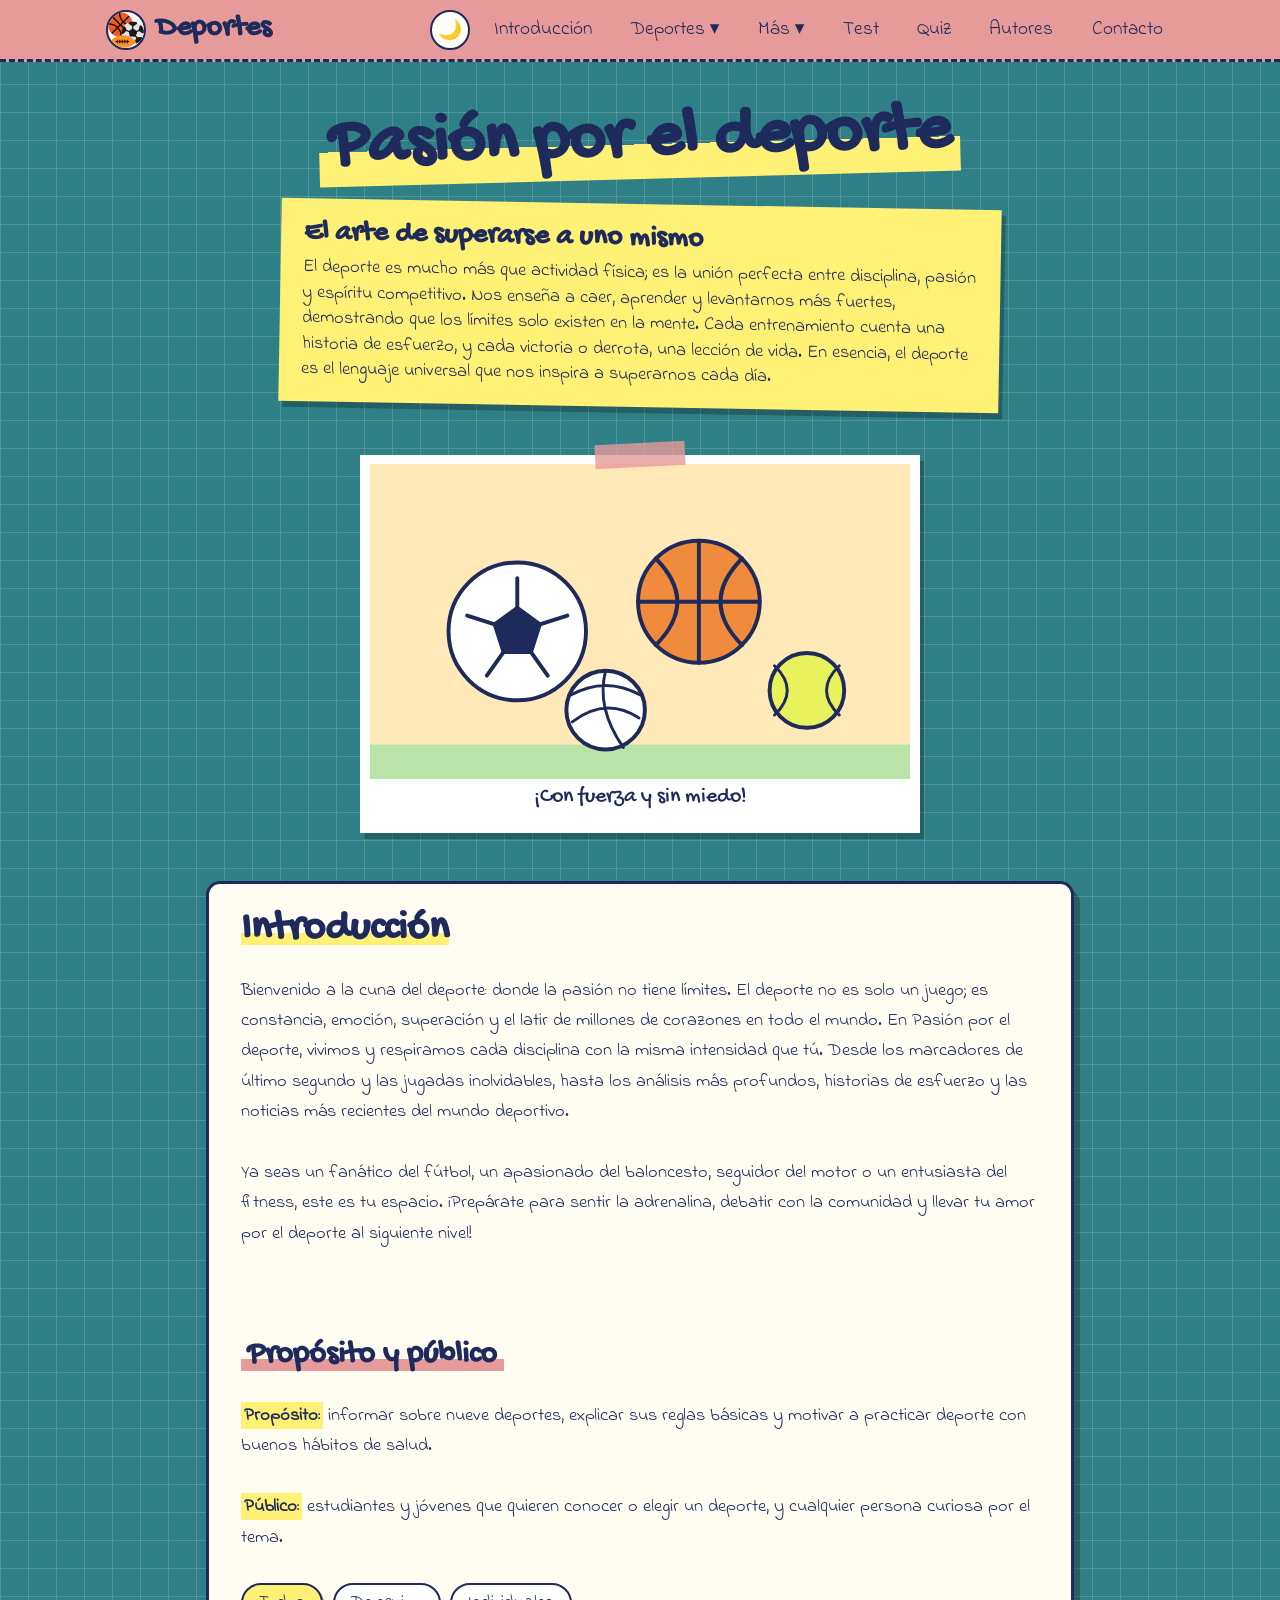
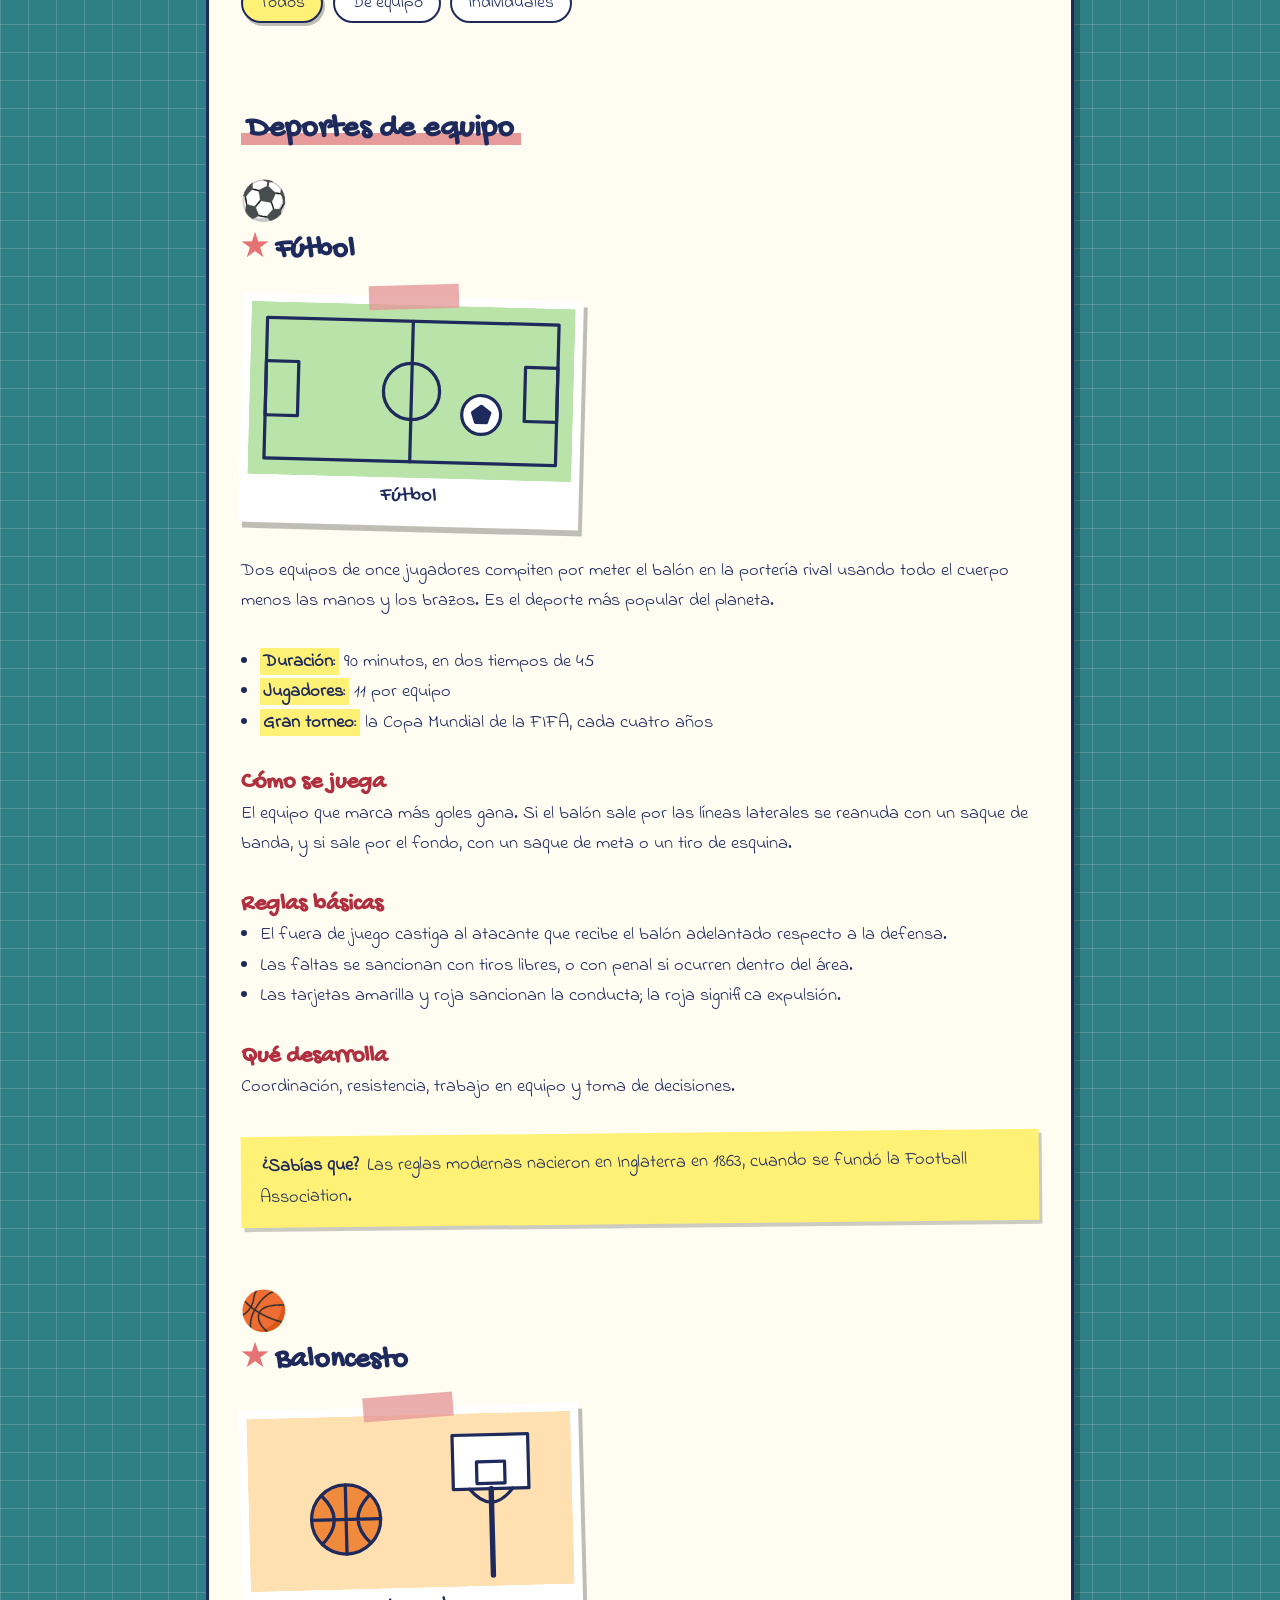
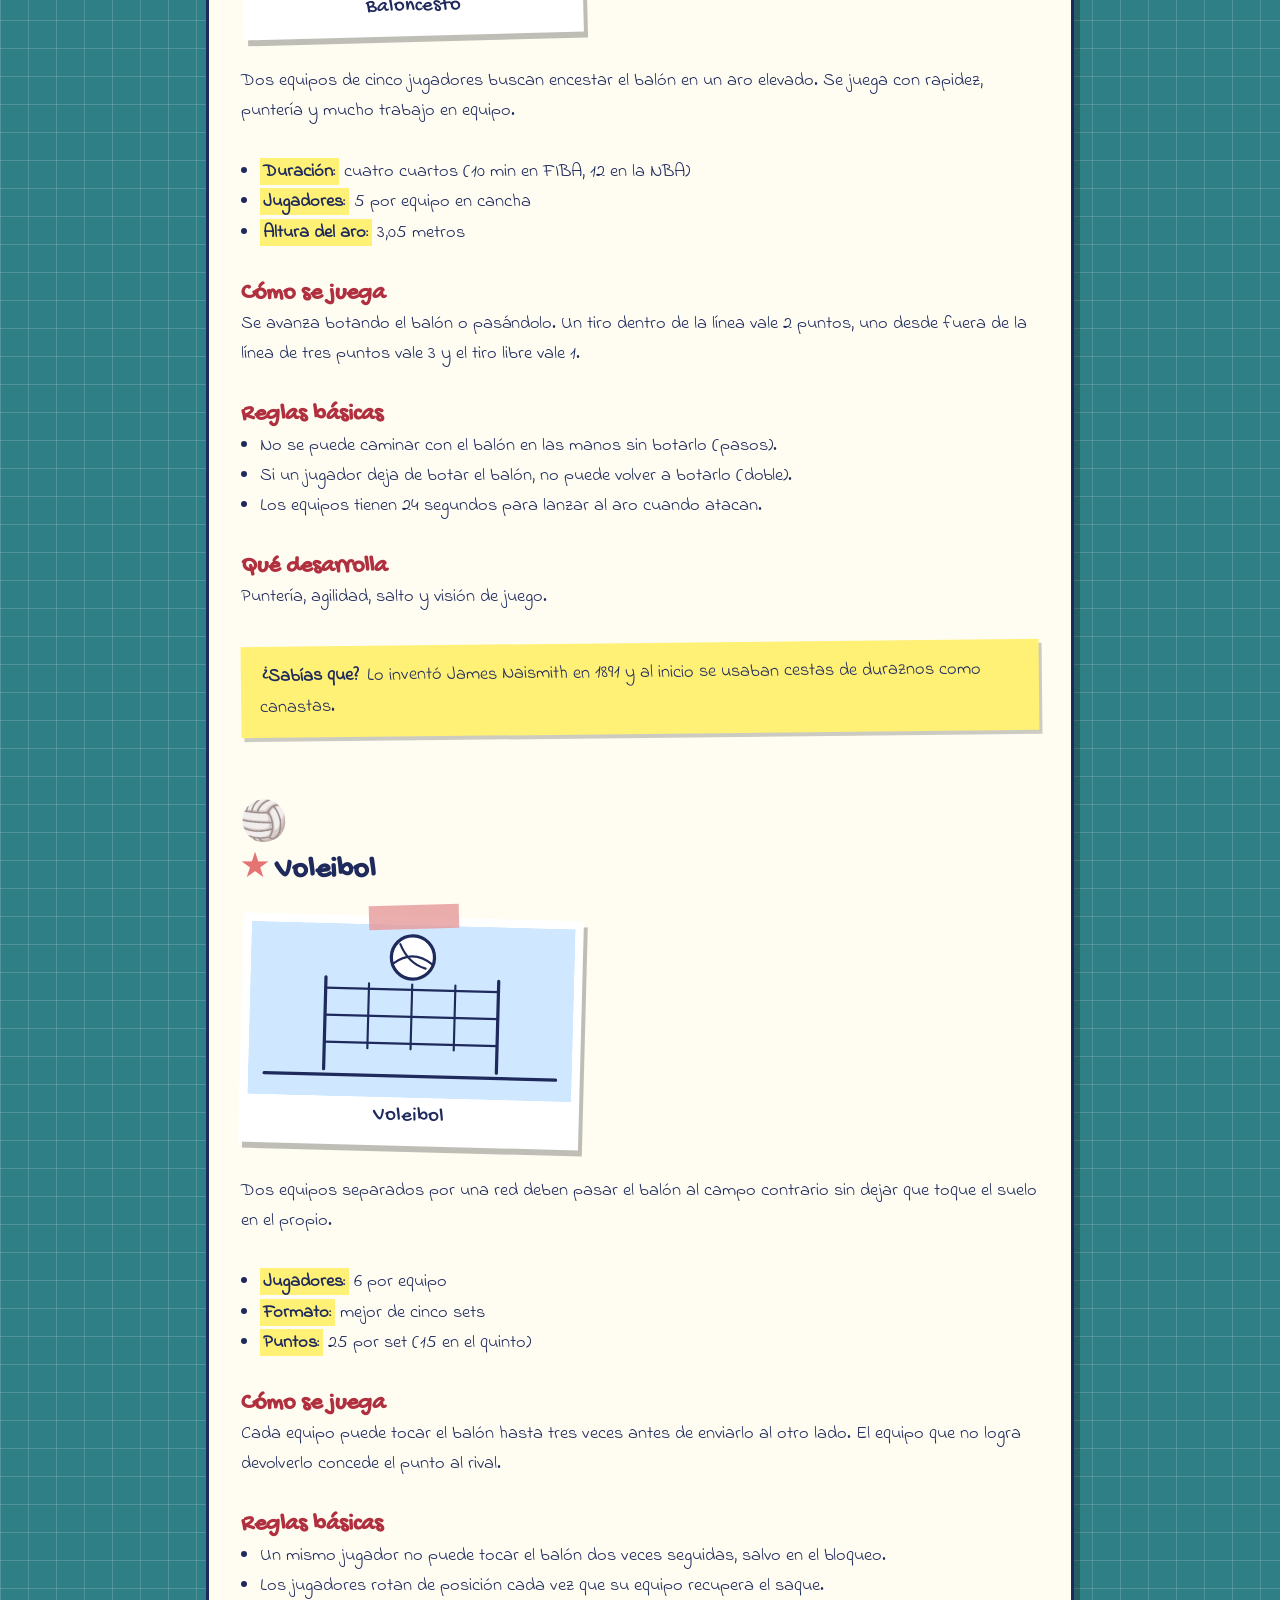
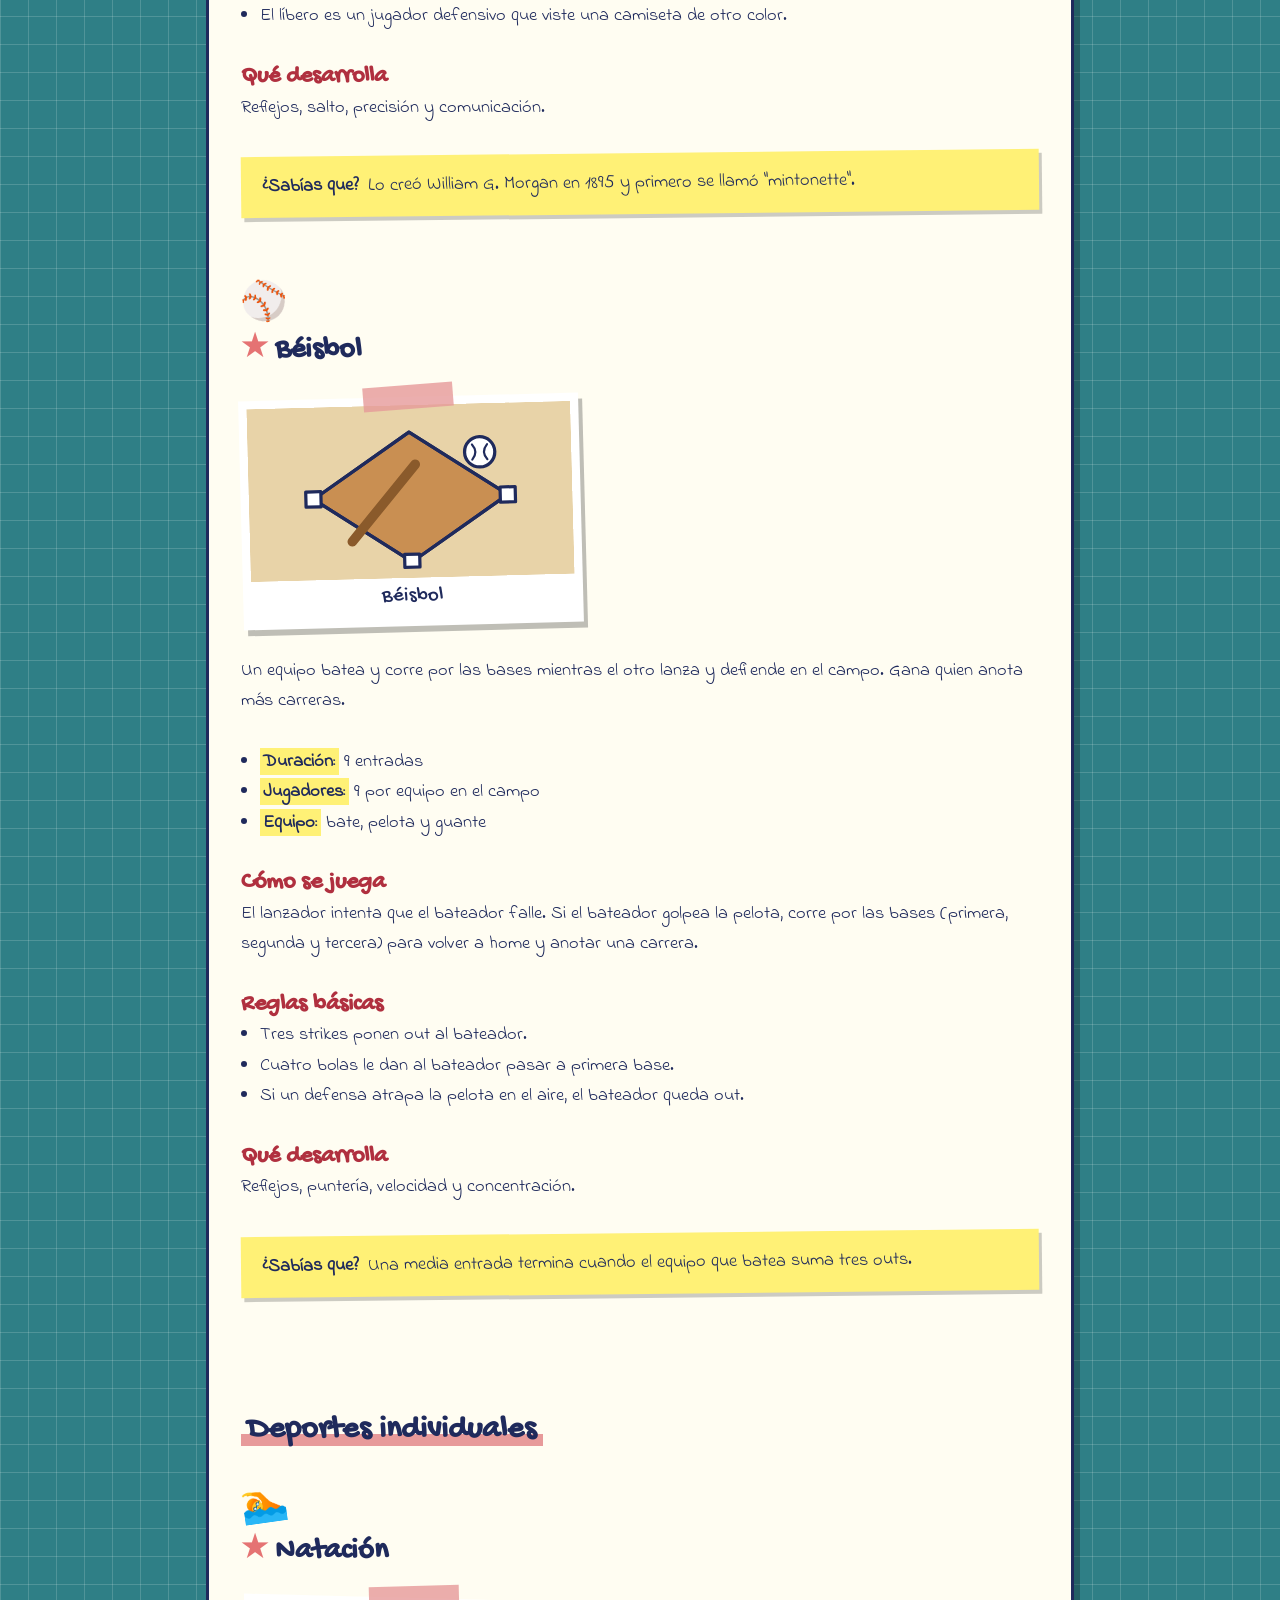
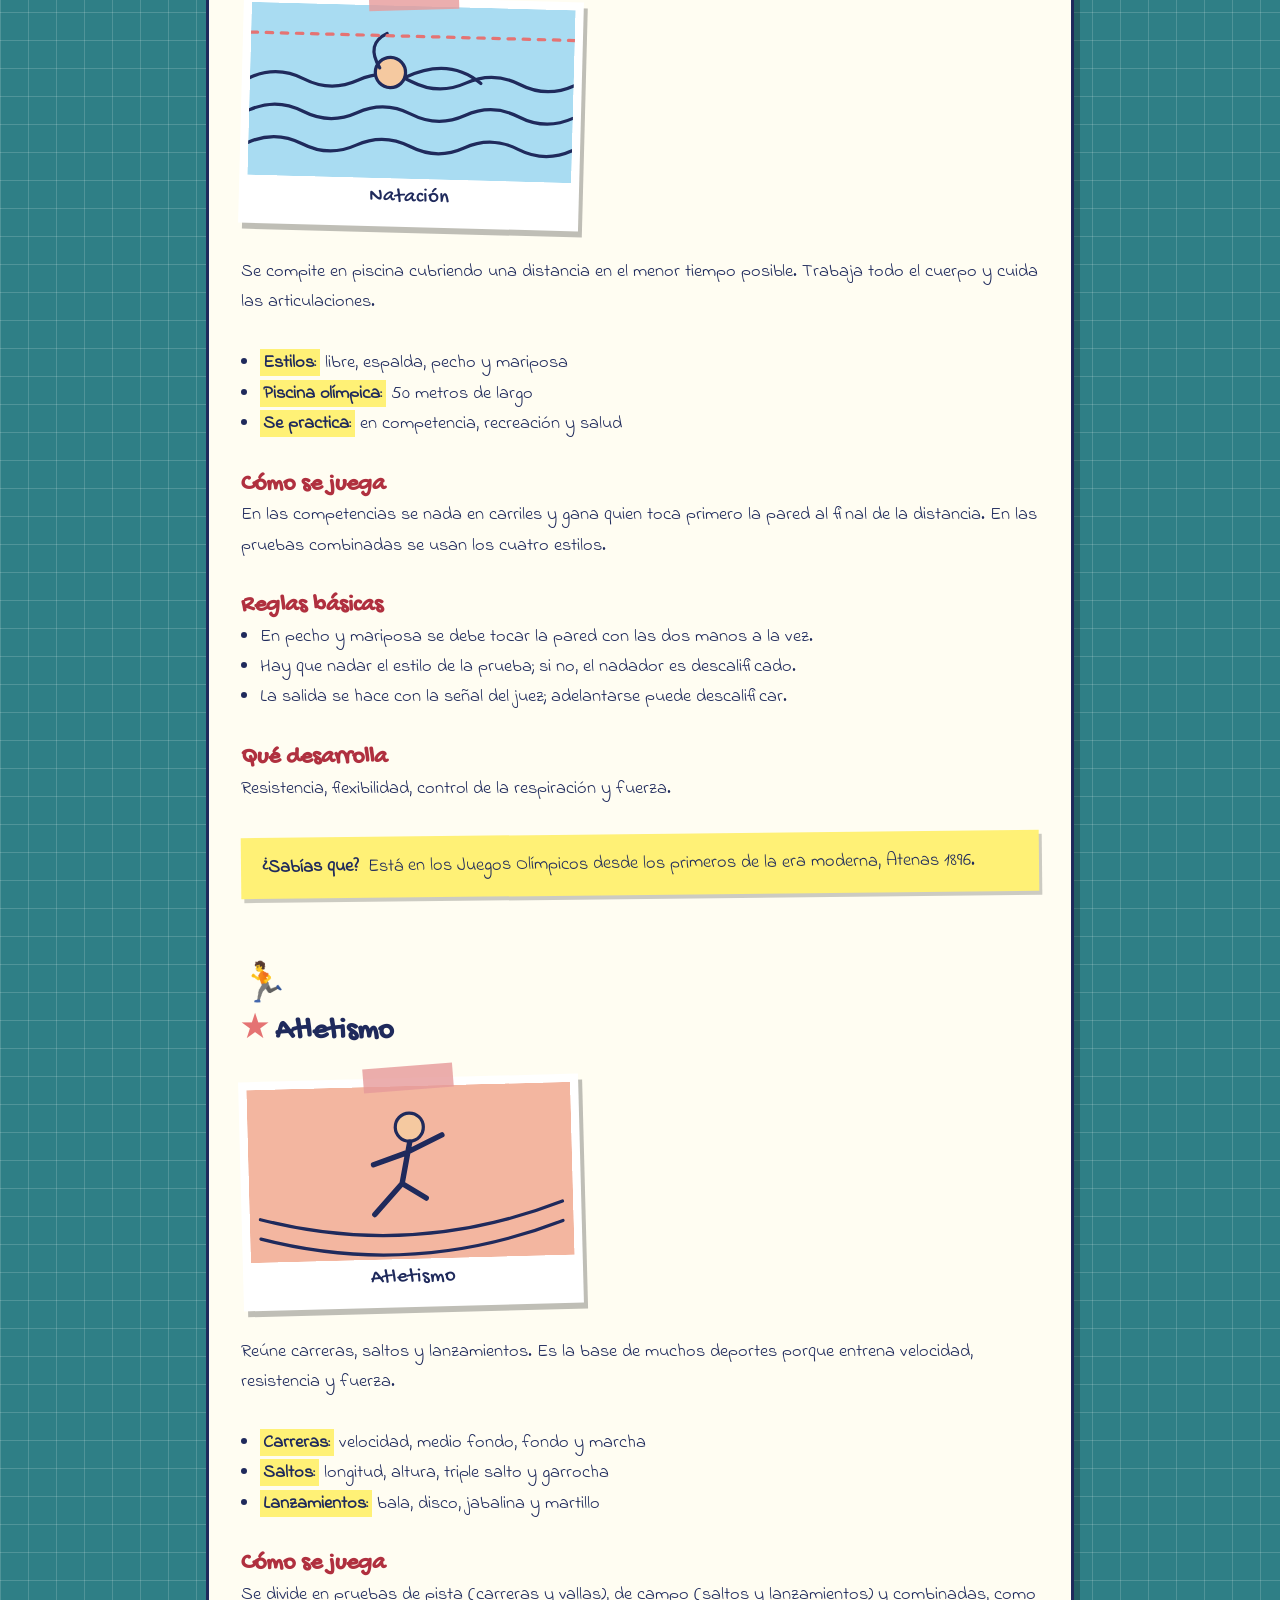
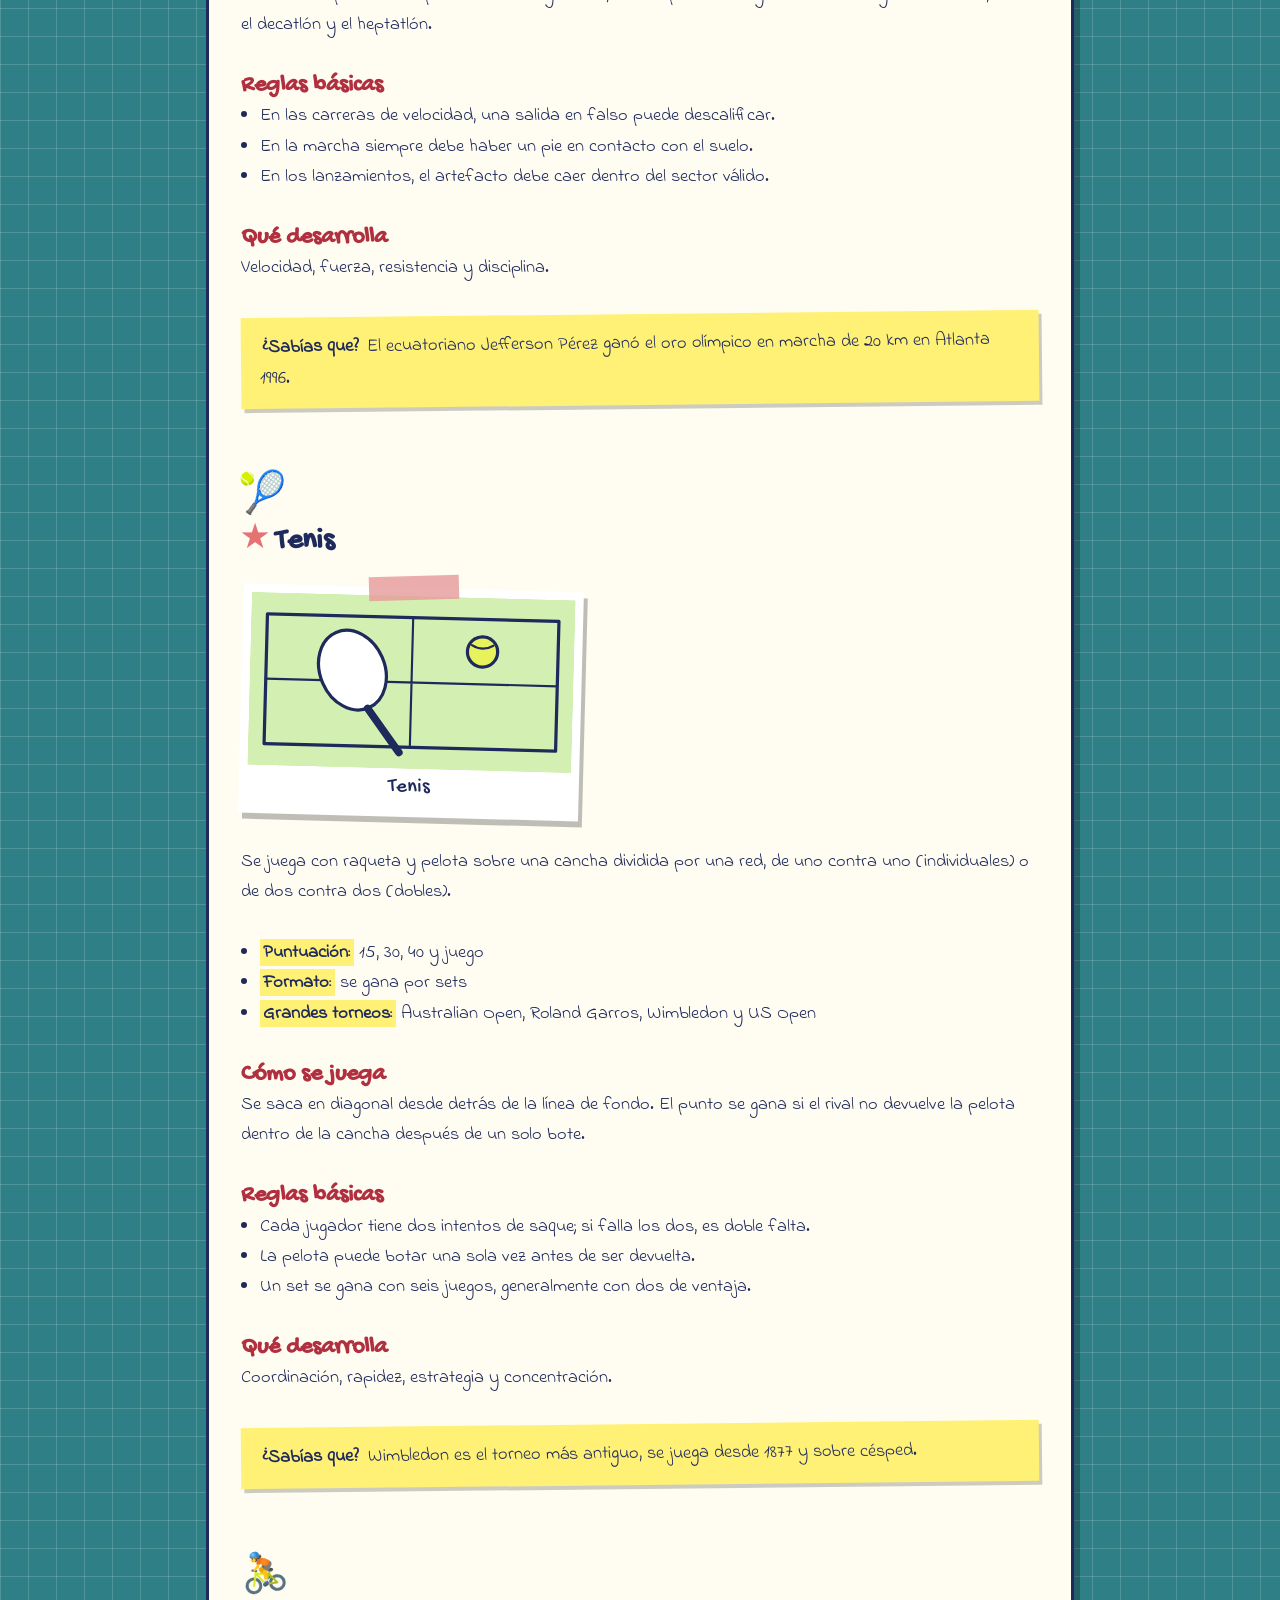
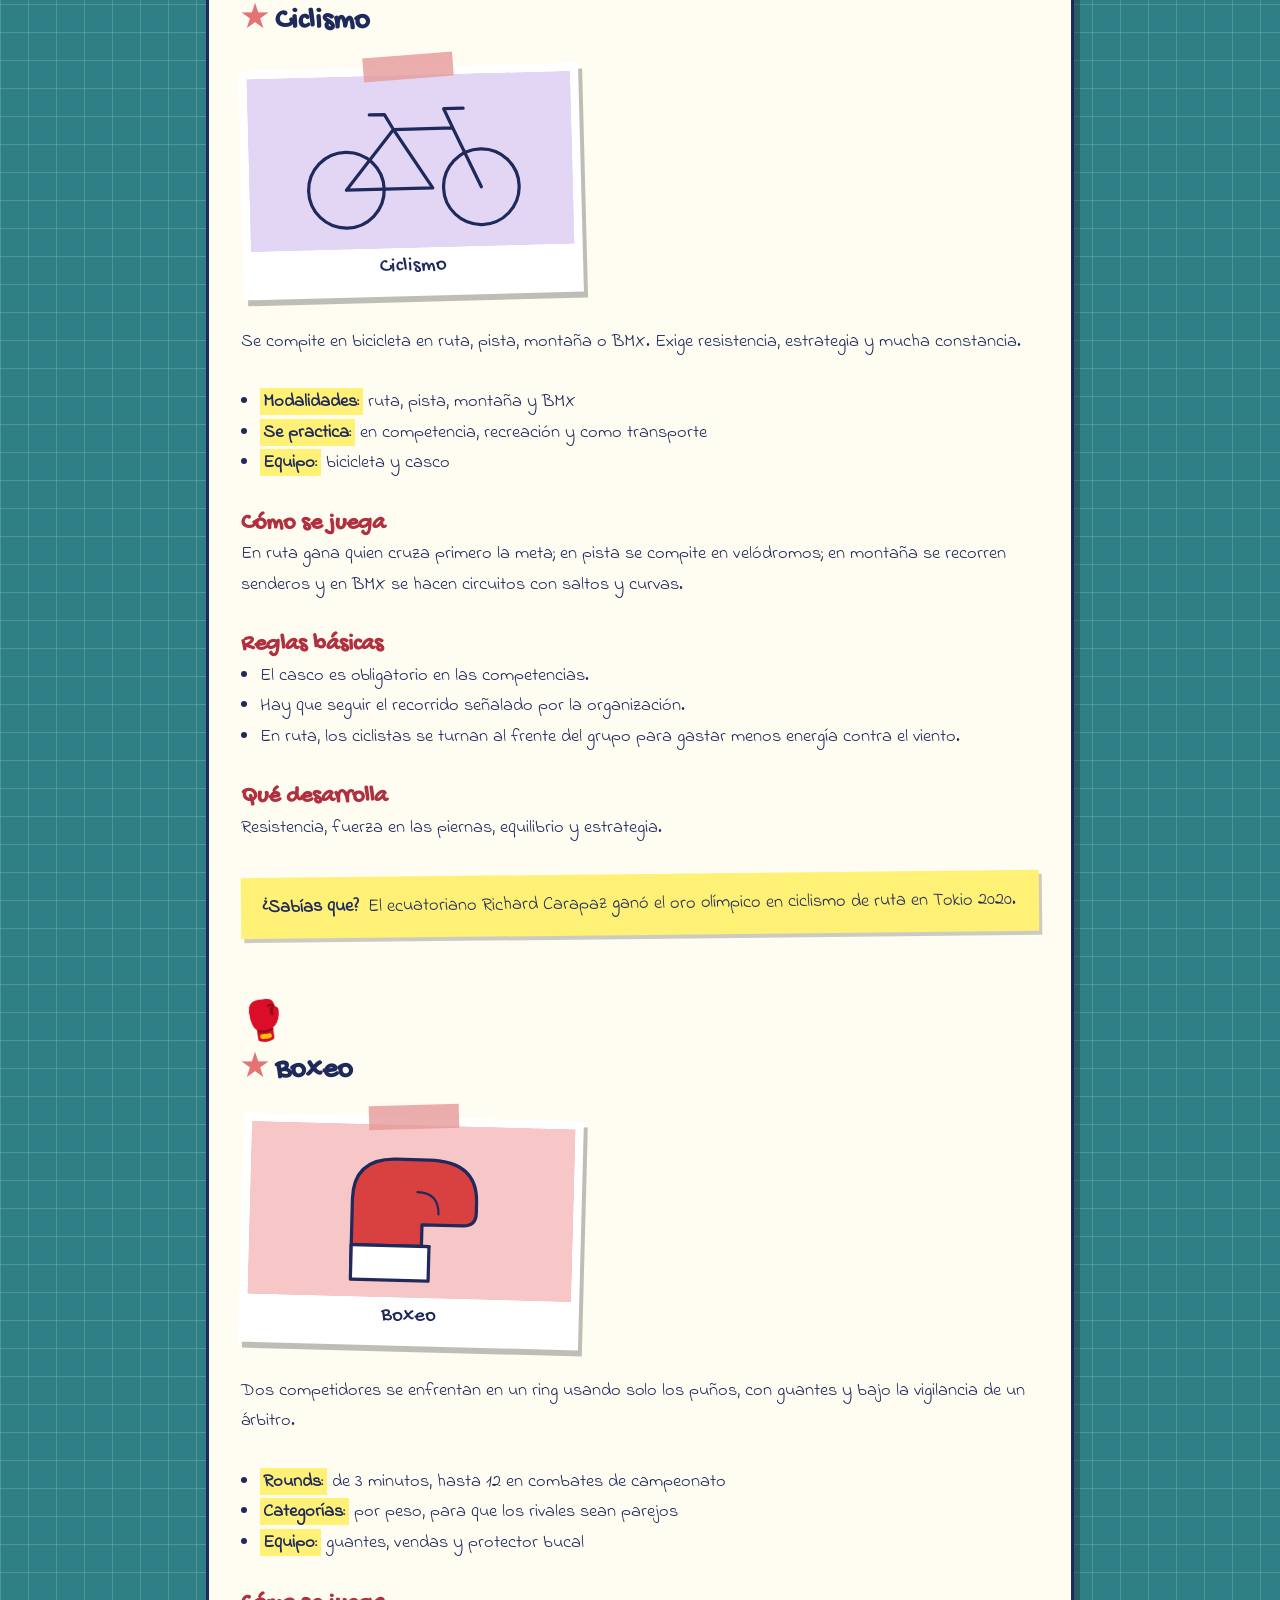
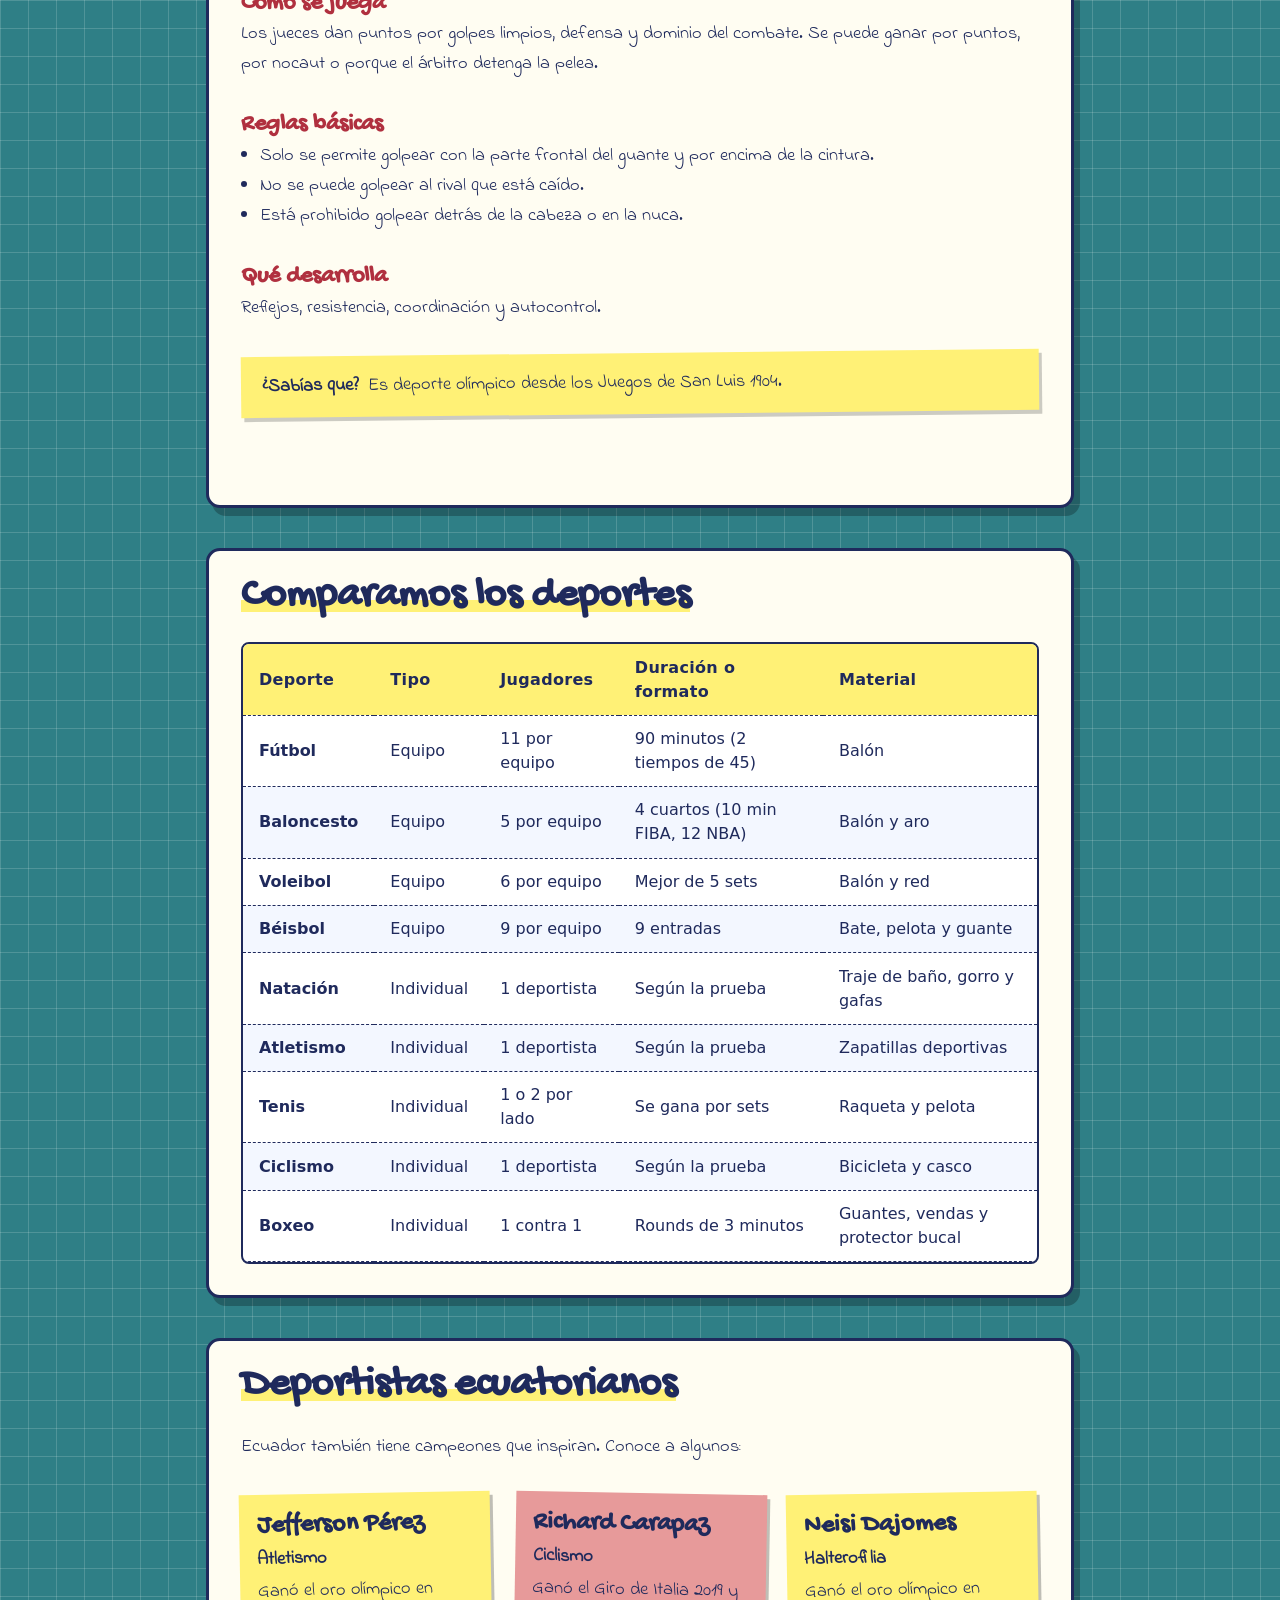
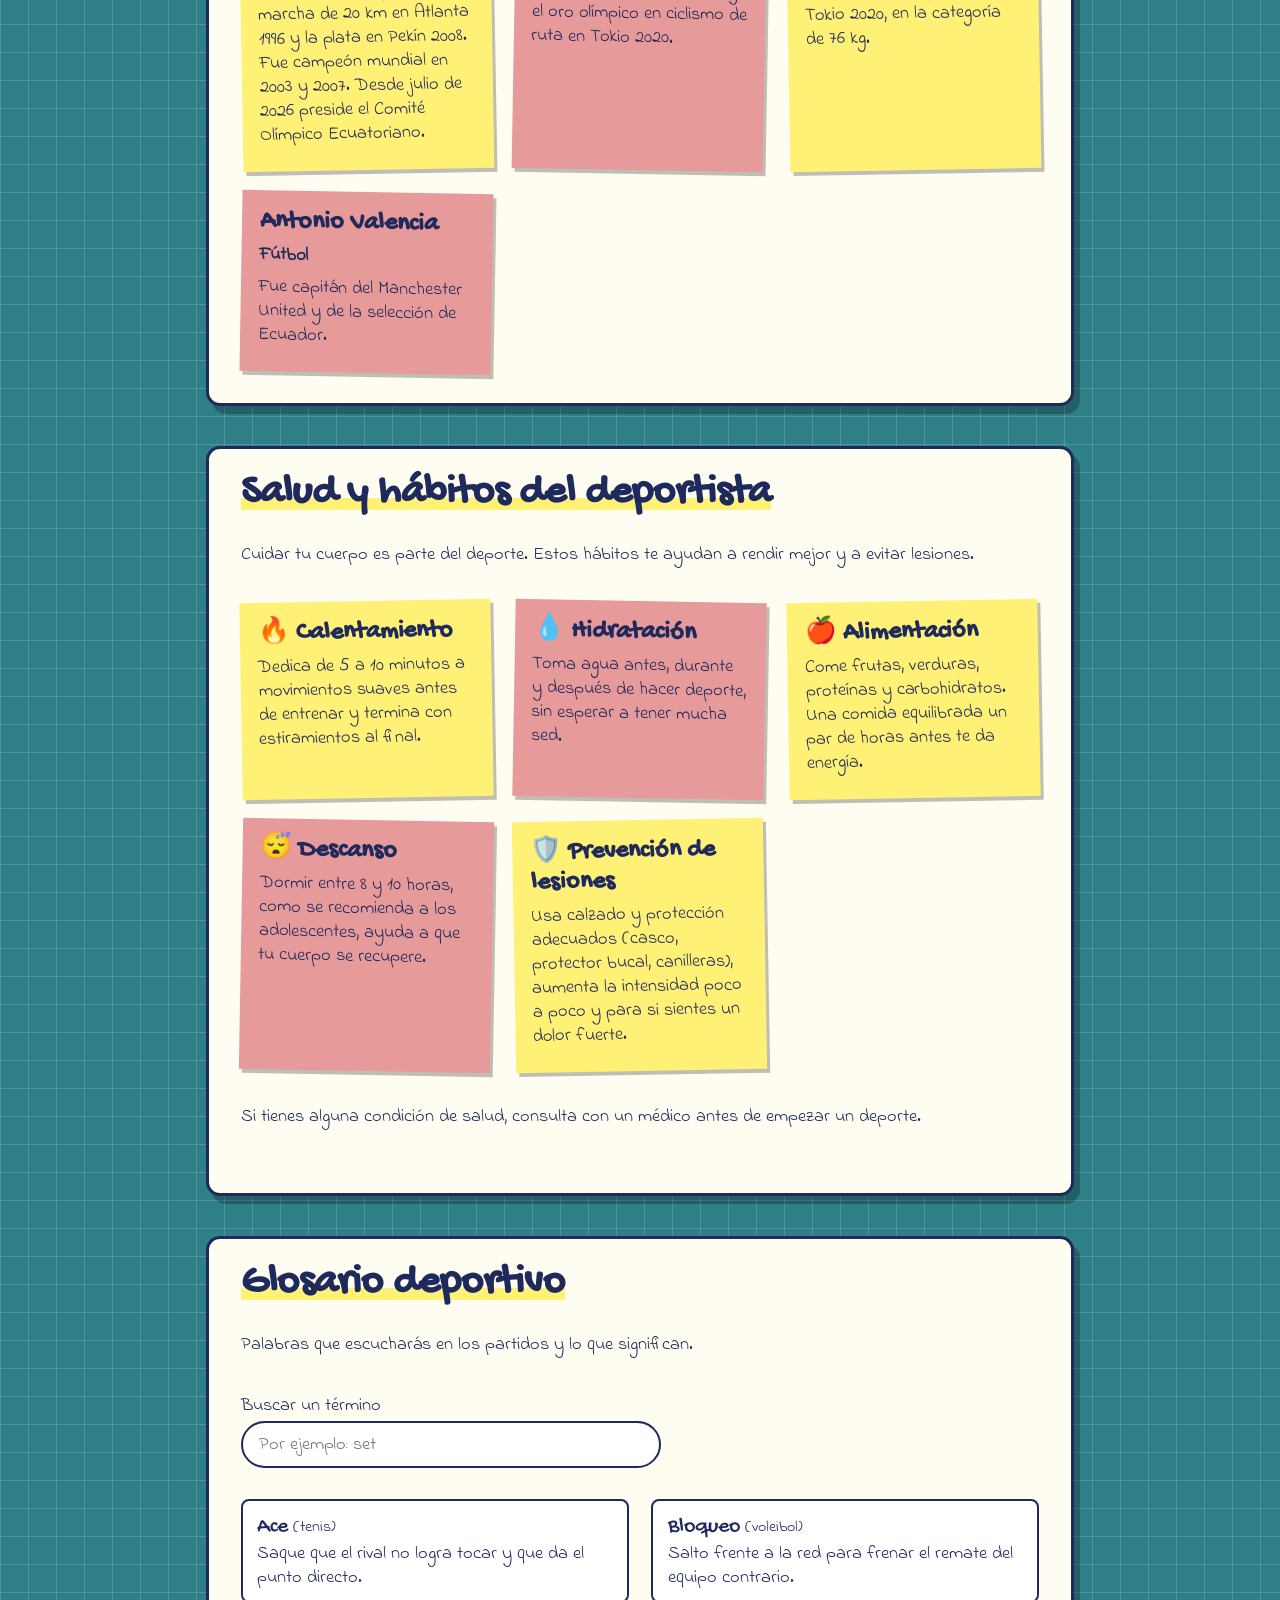
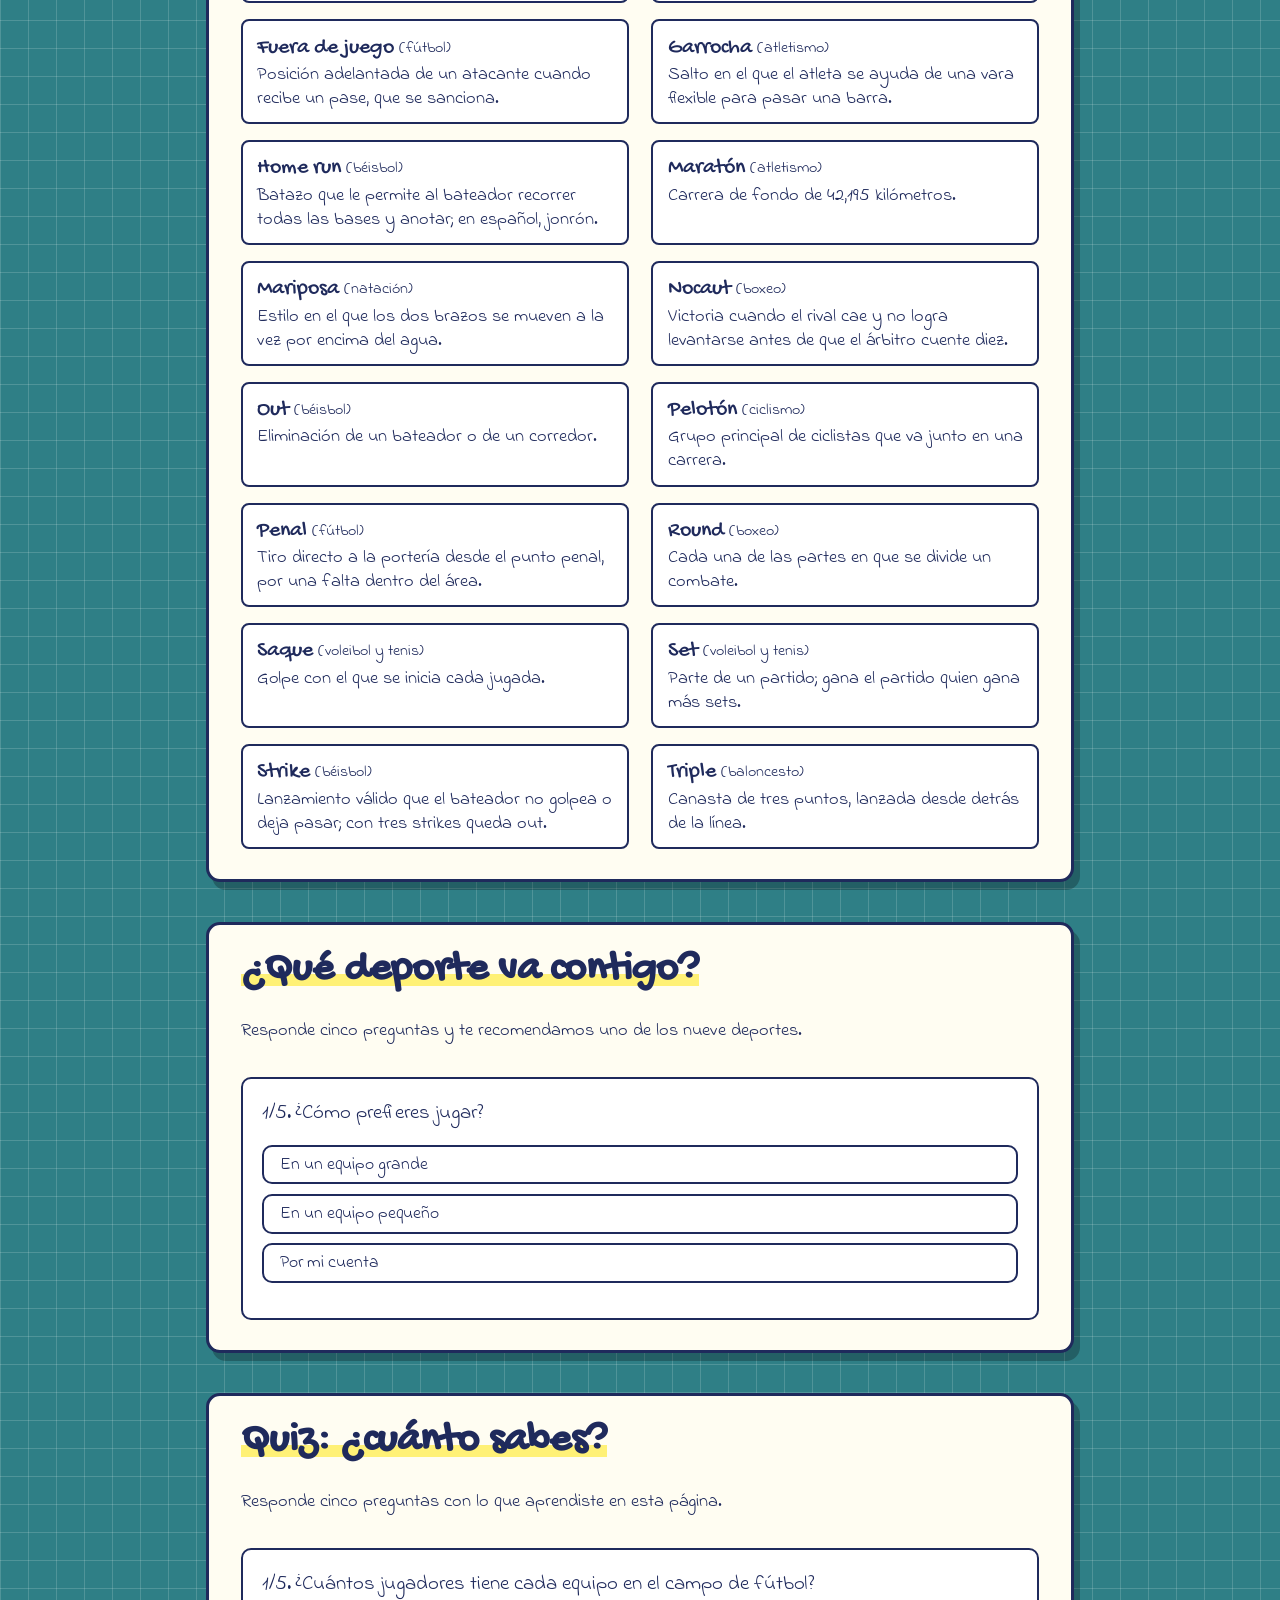
<file: index.html>
<!DOCTYPE html>
<html lang="es">
<head>
    <meta charset="UTF-8">
    <meta name="viewport" content="width=device-width, initial-scale=1">
    <title>Pasión por el deporte | Proyecto Intermodular</title>
    <link rel="preconnect" href="https://fonts.googleapis.com">
    <link rel="preconnect" href="https://fonts.gstatic.com" crossorigin>
    <link href="https://fonts.googleapis.com/css2?family=Gochi+Hand&family=Indie+Flower&display=swap" rel="stylesheet">
    <link rel="stylesheet" href="estilos.css">
</head>
<body>
    <nav class="navbar">
        <div class="nav-contenedor">
            <div class="logo">
                <img src="imagenes/logo.png" alt="Logo de Deportes" width="40" height="40"> Deportes
            </div>
            <button class="tema" type="button" aria-label="Cambiar a modo oscuro">🌙</button>
            <button class="menu-toggle" aria-label="Abrir menú">
                <span></span><span></span><span></span>
            </button>
            <ul class="nav-menu">
                <li><a href="#introduccion">Introducción</a></li>
                <li class="submenu"><a href="#deportes">Deportes ▾</a>
                    <ul class="submenu-lista">
                        <li><a href="#futbol">Fútbol</a></li>
                        <li><a href="#baloncesto">Baloncesto</a></li>
                        <li><a href="#voleibol">Voleibol</a></li>
                        <li><a href="#beisbol">Béisbol</a></li>
                        <li><a href="#natacion">Natación</a></li>
                        <li><a href="#atletismo">Atletismo</a></li>
                        <li><a href="#tenis">Tenis</a></li>
                        <li><a href="#ciclismo">Ciclismo</a></li>
                        <li><a href="#boxeo">Boxeo</a></li>
                    </ul>
                </li>
                <li class="submenu"><a href="#comparacion">Más ▾</a>
                    <ul class="submenu-lista">
                        <li><a href="#comparacion">Comparar</a></li>
                        <li><a href="#ecuador">Ecuador</a></li>
                        <li><a href="#salud">Salud</a></li>
                        <li><a href="#glosario">Glosario</a></li>
                        <li><a href="#saber-mas">Saber más</a></li>
                    </ul>
                </li>
                <li><a href="#test">Test</a></li>
                <li><a href="#quiz">Quiz</a></li>
                <li><a href="#autores">Autores</a></li>
                <li><a href="#contacto">Contacto</a></li>
            </ul>
        </div>
    </nav>

    <header class="portada">
        <h1>Pasión por el deporte</h1>
        <div class="nota">
            <h2>El arte de superarse a uno mismo</h2>
            <p>El deporte es mucho más que actividad física; es la unión perfecta entre disciplina, pasión y espíritu competitivo. Nos enseña a caer, aprender y levantarnos más fuertes, demostrando que los límites solo existen en la mente. Cada entrenamiento cuenta una historia de esfuerzo, y cada victoria o derrota, una lección de vida. En esencia, el deporte es el lenguaje universal que nos inspira a superarnos cada día.</p>
        </div>
        <figure class="foto">
            <img src="imagenes/portada.svg" alt="Ilustración de balones de distintos deportes" width="550" height="320">
            <figcaption>¡Con fuerza y sin miedo!</figcaption>
        </figure>
    </header>

    <main>
        <section class="hoja" id="introduccion">
            <h2>Introducción</h2>
            <p>Bienvenido a la cuna del deporte: donde la pasión no tiene límites. El deporte no es solo un juego; es constancia, emoción, superación y el latir de millones de corazones en todo el mundo. En Pasión por el deporte, vivimos y respiramos cada disciplina con la misma intensidad que tú. Desde los marcadores de último segundo y las jugadas inolvidables, hasta los análisis más profundos, historias de esfuerzo y las noticias más recientes del mundo deportivo.</p>
            <p>Ya seas un fanático del fútbol, un apasionado del baloncesto, seguidor del motor o un entusiasta del fitness, este es tu espacio. ¡Prepárate para sentir la adrenalina, debatir con la comunidad y llevar tu amor por el deporte al siguiente nivel!</p>

            <h3 id="proposito">Propósito y público</h3>
            <p><strong>Propósito:</strong> informar sobre nueve deportes, explicar sus reglas básicas y motivar a practicar deporte con buenos hábitos de salud.</p>
            <p><strong>Público:</strong> estudiantes y jóvenes que quieren conocer o elegir un deporte, y cualquier persona curiosa por el tema.</p>

            <div class="filtros" role="group" aria-label="Filtrar deportes">
                <button type="button" class="activo" data-filtro="todos" aria-pressed="true">Todos</button>
                <button type="button" data-filtro="equipo" aria-pressed="false">De equipo</button>
                <button type="button" data-filtro="individual" aria-pressed="false">Individuales</button>
            </div>

            <h3 id="deportes" data-tipo="equipo">Deportes de equipo</h3>

            <div class="tarjeta deporte" id="futbol" data-tipo="equipo">
                <div class="pegatina" aria-hidden="true">⚽</div>
                <h4>Fútbol</h4>
                <figure class="foto dibujo"><img src="imagenes/futbol.svg" alt="Dibujo de fútbol" width="300" height="160"><figcaption>Fútbol</figcaption></figure>
                <p>Dos equipos de once jugadores compiten por meter el balón en la portería rival usando todo el cuerpo menos las manos y los brazos. Es el deporte más popular del planeta.</p>
                <ul>
                    <li><strong>Duración:</strong> 90 minutos, en dos tiempos de 45</li>
                    <li><strong>Jugadores:</strong> 11 por equipo</li>
                    <li><strong>Gran torneo:</strong> la Copa Mundial de la FIFA, cada cuatro años</li>
                </ul>
                <h5>Cómo se juega</h5>
                <p>El equipo que marca más goles gana. Si el balón sale por las líneas laterales se reanuda con un saque de banda, y si sale por el fondo, con un saque de meta o un tiro de esquina.</p>
                <h5>Reglas básicas</h5>
                <ul>
                    <li>El fuera de juego castiga al atacante que recibe el balón adelantado respecto a la defensa.</li>
                    <li>Las faltas se sancionan con tiros libres, o con penal si ocurren dentro del área.</li>
                    <li>Las tarjetas amarilla y roja sancionan la conducta; la roja significa expulsión.</li>
                </ul>
                <h5>Qué desarrolla</h5>
                <p>Coordinación, resistencia, trabajo en equipo y toma de decisiones.</p>
                <p class="curiosidad"><strong>¿Sabías que?</strong> Las reglas modernas nacieron en Inglaterra en 1863, cuando se fundó la Football Association.</p>
            </div>

            <div class="tarjeta deporte" id="baloncesto" data-tipo="equipo">
                <div class="pegatina" aria-hidden="true">🏀</div>
                <h4>Baloncesto</h4>
                <figure class="foto dibujo"><img src="imagenes/baloncesto.svg" alt="Dibujo de baloncesto" width="300" height="160"><figcaption>Baloncesto</figcaption></figure>
                <p>Dos equipos de cinco jugadores buscan encestar el balón en un aro elevado. Se juega con rapidez, puntería y mucho trabajo en equipo.</p>
                <ul>
                    <li><strong>Duración:</strong> cuatro cuartos (10 min en FIBA, 12 en la NBA)</li>
                    <li><strong>Jugadores:</strong> 5 por equipo en cancha</li>
                    <li><strong>Altura del aro:</strong> 3,05 metros</li>
                </ul>
                <h5>Cómo se juega</h5>
                <p>Se avanza botando el balón o pasándolo. Un tiro dentro de la línea vale 2 puntos, uno desde fuera de la línea de tres puntos vale 3 y el tiro libre vale 1.</p>
                <h5>Reglas básicas</h5>
                <ul>
                    <li>No se puede caminar con el balón en las manos sin botarlo (pasos).</li>
                    <li>Si un jugador deja de botar el balón, no puede volver a botarlo (doble).</li>
                    <li>Los equipos tienen 24 segundos para lanzar al aro cuando atacan.</li>
                </ul>
                <h5>Qué desarrolla</h5>
                <p>Puntería, agilidad, salto y visión de juego.</p>
                <p class="curiosidad"><strong>¿Sabías que?</strong> Lo inventó James Naismith en 1891 y al inicio se usaban cestas de duraznos como canastas.</p>
            </div>

            <div class="tarjeta deporte" id="voleibol" data-tipo="equipo">
                <div class="pegatina" aria-hidden="true">🏐</div>
                <h4>Voleibol</h4>
                <figure class="foto dibujo"><img src="imagenes/voleibol.svg" alt="Dibujo de voleibol" width="300" height="160"><figcaption>Voleibol</figcaption></figure>
                <p>Dos equipos separados por una red deben pasar el balón al campo contrario sin dejar que toque el suelo en el propio.</p>
                <ul>
                    <li><strong>Jugadores:</strong> 6 por equipo</li>
                    <li><strong>Formato:</strong> mejor de cinco sets</li>
                    <li><strong>Puntos:</strong> 25 por set (15 en el quinto)</li>
                </ul>
                <h5>Cómo se juega</h5>
                <p>Cada equipo puede tocar el balón hasta tres veces antes de enviarlo al otro lado. El equipo que no logra devolverlo concede el punto al rival.</p>
                <h5>Reglas básicas</h5>
                <ul>
                    <li>Un mismo jugador no puede tocar el balón dos veces seguidas, salvo en el bloqueo.</li>
                    <li>Los jugadores rotan de posición cada vez que su equipo recupera el saque.</li>
                    <li>El líbero es un jugador defensivo que viste una camiseta de otro color.</li>
                </ul>
                <h5>Qué desarrolla</h5>
                <p>Reflejos, salto, precisión y comunicación.</p>
                <p class="curiosidad"><strong>¿Sabías que?</strong> Lo creó William G. Morgan en 1895 y primero se llamó "mintonette".</p>
            </div>

            <div class="tarjeta deporte" id="beisbol" data-tipo="equipo">
                <div class="pegatina" aria-hidden="true">⚾</div>
                <h4>Béisbol</h4>
                <figure class="foto dibujo"><img src="imagenes/beisbol.svg" alt="Dibujo de béisbol" width="300" height="160"><figcaption>Béisbol</figcaption></figure>
                <p>Un equipo batea y corre por las bases mientras el otro lanza y defiende en el campo. Gana quien anota más carreras.</p>
                <ul>
                    <li><strong>Duración:</strong> 9 entradas</li>
                    <li><strong>Jugadores:</strong> 9 por equipo en el campo</li>
                    <li><strong>Equipo:</strong> bate, pelota y guante</li>
                </ul>
                <h5>Cómo se juega</h5>
                <p>El lanzador intenta que el bateador falle. Si el bateador golpea la pelota, corre por las bases (primera, segunda y tercera) para volver a home y anotar una carrera.</p>
                <h5>Reglas básicas</h5>
                <ul>
                    <li>Tres strikes ponen out al bateador.</li>
                    <li>Cuatro bolas le dan al bateador pasar a primera base.</li>
                    <li>Si un defensa atrapa la pelota en el aire, el bateador queda out.</li>
                </ul>
                <h5>Qué desarrolla</h5>
                <p>Reflejos, puntería, velocidad y concentración.</p>
                <p class="curiosidad"><strong>¿Sabías que?</strong> Una media entrada termina cuando el equipo que batea suma tres outs.</p>
            </div>

            <h3 id="individuales" data-tipo="individual">Deportes individuales</h3>

            <div class="tarjeta deporte" id="natacion" data-tipo="individual">
                <div class="pegatina" aria-hidden="true">🏊</div>
                <h4>Natación</h4>
                <figure class="foto dibujo"><img src="imagenes/natacion.svg" alt="Dibujo de natación" width="300" height="160"><figcaption>Natación</figcaption></figure>
                <p>Se compite en piscina cubriendo una distancia en el menor tiempo posible. Trabaja todo el cuerpo y cuida las articulaciones.</p>
                <ul>
                    <li><strong>Estilos:</strong> libre, espalda, pecho y mariposa</li>
                    <li><strong>Piscina olímpica:</strong> 50 metros de largo</li>
                    <li><strong>Se practica:</strong> en competencia, recreación y salud</li>
                </ul>
                <h5>Cómo se juega</h5>
                <p>En las competencias se nada en carriles y gana quien toca primero la pared al final de la distancia. En las pruebas combinadas se usan los cuatro estilos.</p>
                <h5>Reglas básicas</h5>
                <ul>
                    <li>En pecho y mariposa se debe tocar la pared con las dos manos a la vez.</li>
                    <li>Hay que nadar el estilo de la prueba; si no, el nadador es descalificado.</li>
                    <li>La salida se hace con la señal del juez; adelantarse puede descalificar.</li>
                </ul>
                <h5>Qué desarrolla</h5>
                <p>Resistencia, flexibilidad, control de la respiración y fuerza.</p>
                <p class="curiosidad"><strong>¿Sabías que?</strong> Está en los Juegos Olímpicos desde los primeros de la era moderna, Atenas 1896.</p>
            </div>

            <div class="tarjeta deporte" id="atletismo" data-tipo="individual">
                <div class="pegatina" aria-hidden="true">🏃</div>
                <h4>Atletismo</h4>
                <figure class="foto dibujo"><img src="imagenes/atletismo.svg" alt="Dibujo de atletismo" width="300" height="160"><figcaption>Atletismo</figcaption></figure>
                <p>Reúne carreras, saltos y lanzamientos. Es la base de muchos deportes porque entrena velocidad, resistencia y fuerza.</p>
                <ul>
                    <li><strong>Carreras:</strong> velocidad, medio fondo, fondo y marcha</li>
                    <li><strong>Saltos:</strong> longitud, altura, triple salto y garrocha</li>
                    <li><strong>Lanzamientos:</strong> bala, disco, jabalina y martillo</li>
                </ul>
                <h5>Cómo se juega</h5>
                <p>Se divide en pruebas de pista (carreras y vallas), de campo (saltos y lanzamientos) y combinadas, como el decatlón y el heptatlón.</p>
                <h5>Reglas básicas</h5>
                <ul>
                    <li>En las carreras de velocidad, una salida en falso puede descalificar.</li>
                    <li>En la marcha siempre debe haber un pie en contacto con el suelo.</li>
                    <li>En los lanzamientos, el artefacto debe caer dentro del sector válido.</li>
                </ul>
                <h5>Qué desarrolla</h5>
                <p>Velocidad, fuerza, resistencia y disciplina.</p>
                <p class="curiosidad"><strong>¿Sabías que?</strong> El ecuatoriano Jefferson Pérez ganó el oro olímpico en marcha de 20 km en Atlanta 1996.</p>
            </div>

            <div class="tarjeta deporte" id="tenis" data-tipo="individual">
                <div class="pegatina" aria-hidden="true">🎾</div>
                <h4>Tenis</h4>
                <figure class="foto dibujo"><img src="imagenes/tenis.svg" alt="Dibujo de tenis" width="300" height="160"><figcaption>Tenis</figcaption></figure>
                <p>Se juega con raqueta y pelota sobre una cancha dividida por una red, de uno contra uno (individuales) o de dos contra dos (dobles).</p>
                <ul>
                    <li><strong>Puntuación:</strong> 15, 30, 40 y juego</li>
                    <li><strong>Formato:</strong> se gana por sets</li>
                    <li><strong>Grandes torneos:</strong> Australian Open, Roland Garros, Wimbledon y US Open</li>
                </ul>
                <h5>Cómo se juega</h5>
                <p>Se saca en diagonal desde detrás de la línea de fondo. El punto se gana si el rival no devuelve la pelota dentro de la cancha después de un solo bote.</p>
                <h5>Reglas básicas</h5>
                <ul>
                    <li>Cada jugador tiene dos intentos de saque; si falla los dos, es doble falta.</li>
                    <li>La pelota puede botar una sola vez antes de ser devuelta.</li>
                    <li>Un set se gana con seis juegos, generalmente con dos de ventaja.</li>
                </ul>
                <h5>Qué desarrolla</h5>
                <p>Coordinación, rapidez, estrategia y concentración.</p>
                <p class="curiosidad"><strong>¿Sabías que?</strong> Wimbledon es el torneo más antiguo, se juega desde 1877 y sobre césped.</p>
            </div>

            <div class="tarjeta deporte" id="ciclismo" data-tipo="individual">
                <div class="pegatina" aria-hidden="true">🚴</div>
                <h4>Ciclismo</h4>
                <figure class="foto dibujo"><img src="imagenes/ciclismo.svg" alt="Dibujo de ciclismo" width="300" height="160"><figcaption>Ciclismo</figcaption></figure>
                <p>Se compite en bicicleta en ruta, pista, montaña o BMX. Exige resistencia, estrategia y mucha constancia.</p>
                <ul>
                    <li><strong>Modalidades:</strong> ruta, pista, montaña y BMX</li>
                    <li><strong>Se practica:</strong> en competencia, recreación y como transporte</li>
                    <li><strong>Equipo:</strong> bicicleta y casco</li>
                </ul>
                <h5>Cómo se juega</h5>
                <p>En ruta gana quien cruza primero la meta; en pista se compite en velódromos; en montaña se recorren senderos y en BMX se hacen circuitos con saltos y curvas.</p>
                <h5>Reglas básicas</h5>
                <ul>
                    <li>El casco es obligatorio en las competencias.</li>
                    <li>Hay que seguir el recorrido señalado por la organización.</li>
                    <li>En ruta, los ciclistas se turnan al frente del grupo para gastar menos energía contra el viento.</li>
                </ul>
                <h5>Qué desarrolla</h5>
                <p>Resistencia, fuerza en las piernas, equilibrio y estrategia.</p>
                <p class="curiosidad"><strong>¿Sabías que?</strong> El ecuatoriano Richard Carapaz ganó el oro olímpico en ciclismo de ruta en Tokio 2020.</p>
            </div>

            <div class="tarjeta deporte" id="boxeo" data-tipo="individual">
                <div class="pegatina" aria-hidden="true">🥊</div>
                <h4>Boxeo</h4>
                <figure class="foto dibujo"><img src="imagenes/boxeo.svg" alt="Dibujo de boxeo" width="300" height="160"><figcaption>Boxeo</figcaption></figure>
                <p>Dos competidores se enfrentan en un ring usando solo los puños, con guantes y bajo la vigilancia de un árbitro.</p>
                <ul>
                    <li><strong>Rounds:</strong> de 3 minutos, hasta 12 en combates de campeonato</li>
                    <li><strong>Categorías:</strong> por peso, para que los rivales sean parejos</li>
                    <li><strong>Equipo:</strong> guantes, vendas y protector bucal</li>
                </ul>
                <h5>Cómo se juega</h5>
                <p>Los jueces dan puntos por golpes limpios, defensa y dominio del combate. Se puede ganar por puntos, por nocaut o porque el árbitro detenga la pelea.</p>
                <h5>Reglas básicas</h5>
                <ul>
                    <li>Solo se permite golpear con la parte frontal del guante y por encima de la cintura.</li>
                    <li>No se puede golpear al rival que está caído.</li>
                    <li>Está prohibido golpear detrás de la cabeza o en la nuca.</li>
                </ul>
                <h5>Qué desarrolla</h5>
                <p>Reflejos, resistencia, coordinación y autocontrol.</p>
                <p class="curiosidad"><strong>¿Sabías que?</strong> Es deporte olímpico desde los Juegos de San Luis 1904.</p>
            </div>
        </section>

        <section class="hoja" id="comparacion">
            <h2>Comparamos los deportes</h2>
            <div class="tabla-caja">
                <table>
                    <caption class="oculto">Comparación de los nueve deportes</caption>
                    <thead><tr><th scope="col">Deporte</th><th scope="col">Tipo</th><th scope="col">Jugadores</th><th scope="col">Duración o formato</th><th scope="col">Material</th></tr></thead>
                    <tbody>
                    <tr><td>Fútbol</td><td>Equipo</td><td>11 por equipo</td><td>90 minutos (2 tiempos de 45)</td><td>Balón</td></tr>
                    <tr><td>Baloncesto</td><td>Equipo</td><td>5 por equipo</td><td>4 cuartos (10 min FIBA, 12 NBA)</td><td>Balón y aro</td></tr>
                    <tr><td>Voleibol</td><td>Equipo</td><td>6 por equipo</td><td>Mejor de 5 sets</td><td>Balón y red</td></tr>
                    <tr><td>Béisbol</td><td>Equipo</td><td>9 por equipo</td><td>9 entradas</td><td>Bate, pelota y guante</td></tr>
                    <tr><td>Natación</td><td>Individual</td><td>1 deportista</td><td>Según la prueba</td><td>Traje de baño, gorro y gafas</td></tr>
                    <tr><td>Atletismo</td><td>Individual</td><td>1 deportista</td><td>Según la prueba</td><td>Zapatillas deportivas</td></tr>
                    <tr><td>Tenis</td><td>Individual</td><td>1 o 2 por lado</td><td>Se gana por sets</td><td>Raqueta y pelota</td></tr>
                    <tr><td>Ciclismo</td><td>Individual</td><td>1 deportista</td><td>Según la prueba</td><td>Bicicleta y casco</td></tr>
                    <tr><td>Boxeo</td><td>Individual</td><td>1 contra 1</td><td>Rounds de 3 minutos</td><td>Guantes, vendas y protector bucal</td></tr>
                    </tbody>
                </table>
            </div>
        </section>

        <section class="hoja" id="ecuador">
            <h2>Deportistas ecuatorianos</h2>
            <p>Ecuador también tiene campeones que inspiran. Conoce a algunos:</p>
            <div class="atletas">
                <div class="atleta"><h3>Jefferson Pérez</h3><p><strong>Atletismo</strong></p><p>Ganó el oro olímpico en marcha de 20 km en Atlanta 1996 y la plata en Pekín 2008. Fue campeón mundial en 2003 y 2007. Desde julio de 2026 preside el Comité Olímpico Ecuatoriano.</p></div>
                <div class="atleta"><h3>Richard Carapaz</h3><p><strong>Ciclismo</strong></p><p>Ganó el Giro de Italia 2019 y el oro olímpico en ciclismo de ruta en Tokio 2020.</p></div>
                <div class="atleta"><h3>Neisi Dajomes</h3><p><strong>Halterofilia</strong></p><p>Ganó el oro olímpico en Tokio 2020, en la categoría de 76 kg.</p></div>
                <div class="atleta"><h3>Antonio Valencia</h3><p><strong>Fútbol</strong></p><p>Fue capitán del Manchester United y de la selección de Ecuador.</p></div>
                </div>
        </section>

        <section class="hoja" id="salud">
            <h2>Salud y hábitos del deportista</h2>
            <p>Cuidar tu cuerpo es parte del deporte. Estos hábitos te ayudan a rendir mejor y a evitar lesiones.</p>
            <div class="atletas">
                <div class="atleta"><h3>🔥 Calentamiento</h3><p>Dedica de 5 a 10 minutos a movimientos suaves antes de entrenar y termina con estiramientos al final.</p></div>
                <div class="atleta"><h3>💧 Hidratación</h3><p>Toma agua antes, durante y después de hacer deporte, sin esperar a tener mucha sed.</p></div>
                <div class="atleta"><h3>🍎 Alimentación</h3><p>Come frutas, verduras, proteínas y carbohidratos. Una comida equilibrada un par de horas antes te da energía.</p></div>
                <div class="atleta"><h3>😴 Descanso</h3><p>Dormir entre 8 y 10 horas, como se recomienda a los adolescentes, ayuda a que tu cuerpo se recupere.</p></div>
                <div class="atleta"><h3>🛡️ Prevención de lesiones</h3><p>Usa calzado y protección adecuados (casco, protector bucal, canilleras), aumenta la intensidad poco a poco y para si sientes un dolor fuerte.</p></div>
                </div>
            <p class="aviso">Si tienes alguna condición de salud, consulta con un médico antes de empezar un deporte.</p>
        </section>

        <section class="hoja" id="glosario">
            <h2>Glosario deportivo</h2>
            <p>Palabras que escucharás en los partidos y lo que significan.</p>
            <div class="buscador">
                <label for="buscador">Buscar un término</label>
                <input type="search" id="buscador" placeholder="Por ejemplo: set" autocomplete="off">
            </div>
            <dl class="glosario">
                <div class="termino"><dt>Ace <span>(tenis)</span></dt><dd>Saque que el rival no logra tocar y que da el punto directo.</dd></div>
                <div class="termino"><dt>Bloqueo <span>(voleibol)</span></dt><dd>Salto frente a la red para frenar el remate del equipo contrario.</dd></div>
                <div class="termino"><dt>Fuera de juego <span>(fútbol)</span></dt><dd>Posición adelantada de un atacante cuando recibe un pase, que se sanciona.</dd></div>
                <div class="termino"><dt>Garrocha <span>(atletismo)</span></dt><dd>Salto en el que el atleta se ayuda de una vara flexible para pasar una barra.</dd></div>
                <div class="termino"><dt>Home run <span>(béisbol)</span></dt><dd>Batazo que le permite al bateador recorrer todas las bases y anotar; en español, jonrón.</dd></div>
                <div class="termino"><dt>Maratón <span>(atletismo)</span></dt><dd>Carrera de fondo de 42,195 kilómetros.</dd></div>
                <div class="termino"><dt>Mariposa <span>(natación)</span></dt><dd>Estilo en el que los dos brazos se mueven a la vez por encima del agua.</dd></div>
                <div class="termino"><dt>Nocaut <span>(boxeo)</span></dt><dd>Victoria cuando el rival cae y no logra levantarse antes de que el árbitro cuente diez.</dd></div>
                <div class="termino"><dt>Out <span>(béisbol)</span></dt><dd>Eliminación de un bateador o de un corredor.</dd></div>
                <div class="termino"><dt>Pelotón <span>(ciclismo)</span></dt><dd>Grupo principal de ciclistas que va junto en una carrera.</dd></div>
                <div class="termino"><dt>Penal <span>(fútbol)</span></dt><dd>Tiro directo a la portería desde el punto penal, por una falta dentro del área.</dd></div>
                <div class="termino"><dt>Round <span>(boxeo)</span></dt><dd>Cada una de las partes en que se divide un combate.</dd></div>
                <div class="termino"><dt>Saque <span>(voleibol y tenis)</span></dt><dd>Golpe con el que se inicia cada jugada.</dd></div>
                <div class="termino"><dt>Set <span>(voleibol y tenis)</span></dt><dd>Parte de un partido; gana el partido quien gana más sets.</dd></div>
                <div class="termino"><dt>Strike <span>(béisbol)</span></dt><dd>Lanzamiento válido que el bateador no golpea o deja pasar; con tres strikes queda out.</dd></div>
                <div class="termino"><dt>Triple <span>(baloncesto)</span></dt><dd>Canasta de tres puntos, lanzada desde detrás de la línea.</dd></div>
                </dl>
            <p id="glosario-vacio" hidden>No encontramos ese término. Prueba con otra palabra.</p>
        </section>

        <section class="hoja" id="test">
            <h2>¿Qué deporte va contigo?</h2>
            <p>Responde cinco preguntas y te recomendamos uno de los nueve deportes.</p>
            <div class="quiz" id="test-caja"></div>
        </section>

        <section class="hoja" id="quiz">
            <h2>Quiz: ¿cuánto sabes?</h2>
            <p>Responde cinco preguntas con lo que aprendiste en esta página.</p>
            <div class="quiz" id="quiz-caja"></div>
        </section>

        <section class="hoja" id="saber-mas">
            <h2>Para saber más</h2>
            <p>Sitios oficiales para ampliar la información de esta página (se abren en una pestaña nueva):</p>
            <ul class="enlaces">
                <li><a href="https://www.fifa.com" target="_blank" rel="noopener noreferrer">FIFA</a>: organismo mundial del fútbol.</li>
                <li><a href="https://www.theifab.com" target="_blank" rel="noopener noreferrer">IFAB</a>: las Reglas de Juego del fútbol.</li>
                <li><a href="https://www.fiba.basketball" target="_blank" rel="noopener noreferrer">FIBA</a>: federación internacional de baloncesto.</li>
                <li><a href="https://www.fivb.com" target="_blank" rel="noopener noreferrer">FIVB</a>: federación internacional de voleibol.</li>
                <li><a href="https://www.wbsc.org" target="_blank" rel="noopener noreferrer">WBSC</a>: confederación mundial de béisbol y sófbol.</li>
                <li><a href="https://www.worldaquatics.com" target="_blank" rel="noopener noreferrer">World Aquatics</a>: federación internacional de natación.</li>
                <li><a href="https://worldathletics.org" target="_blank" rel="noopener noreferrer">World Athletics</a>: federación internacional de atletismo.</li>
                <li><a href="https://www.itftennis.com" target="_blank" rel="noopener noreferrer">ITF</a>: federación internacional de tenis.</li>
                <li><a href="https://www.uci.org" target="_blank" rel="noopener noreferrer">UCI</a>: unión ciclista internacional.</li>
                <li><a href="https://olympics.com" target="_blank" rel="noopener noreferrer">Juegos Olímpicos</a>: noticias, deportes y medallistas olímpicos, incluido el boxeo.</li>
            </ul>
        </section>
    </main>

    <section class="autores" id="autores">
        <div class="nota">
            <h2>Autores</h2>
            <ul>
                <li>Mathias Leonel Quimis Toala</li>
                <li>Jordan Andres Pillasgua Pincay</li>
                <li>Markus Elias Morocho Cortez</li>
                <li>Iker Alberto Zuñiga Guaman</li>
                <li>Johan Fernando Castro Cortez</li>
            </ul>
        </div>
    </section>

    <section class="autores contacto" id="contacto">
        <div class="nota">
            <h2>Contacto</h2>
            <ul>
                <li>📞 <a href="tel:0980231408">0980231408</a></li>
                <li>✉️ <a href="mailto:qutomale3891883@estudiantes3.edu.ec">qutomale3891883@estudiantes3.edu.ec</a></li>
            </ul>
        </div>
    </section>

    <footer>
        <p>Proyecto Intermodular - Pasión por el deporte</p>
        <small>&copy; 2026 Todos los derechos reservados.</small>
    </footer>

    <a href="#" class="subir" aria-label="Volver arriba">↑</a>

    <script src="script.js"></script>
</body>
</html>
</file>
<file: estilos.css>
:root {
    --escritorio: #2f7f86;
    --rosa: #e79a9a;
    --papel: #fffef7;
    --tinta: #1f2a5c;
    --resaltador: #fff176;
    --margen: #e57373;
    --linea: #c9d8f0;
    --fuente-titulo: "Gochi Hand", "Segoe Print", "Comic Sans MS", cursive;
    --fuente-texto: "Indie Flower", "Segoe Print", "Comic Sans MS", system-ui, sans-serif;
}

* { margin: 0; padding: 0; box-sizing: border-box; }
html { scroll-behavior: smooth; scroll-padding-top: 5rem; }

body {
    font-family: var(--fuente-texto);
    font-size: 1.15rem;
    line-height: 1.9rem;
    color: var(--tinta);
    background-color: var(--escritorio);
    background-image: linear-gradient(rgba(255,255,255,.16) 1px, transparent 1px), linear-gradient(90deg, rgba(255,255,255,.16) 1px, transparent 1px);
    background-size: 28px 28px;
}

/* Navbar */
.navbar {
    position: sticky; top: 0; z-index: 10;
    background: var(--rosa);
    border-bottom: 3px dashed var(--tinta);
    padding: .6rem 0;
}
.nav-contenedor {
    max-width: 1100px; margin: 0 auto; padding: 0 1rem;
    display: flex; justify-content: space-between; align-items: center;
}
.logo { display: flex; align-items: center; gap: .6rem; font-family: var(--fuente-titulo); font-size: 1.9rem; font-weight: 700; }
.logo img { border-radius: 50%; border: 2px solid var(--tinta); background: #fff; }

.menu-toggle { display: none; flex-direction: column; gap: 5px; background: none; border: none; cursor: pointer; padding: 6px; }
.menu-toggle span { width: 26px; height: 3px; background: var(--tinta); border-radius: 3px; display: block; }

.nav-menu { display: flex; list-style: none; gap: 1rem; }
.nav-menu a {
    color: var(--tinta); text-decoration: none; padding: .3rem .7rem;
    border-radius: 6px; font-size: 1.2rem;
}
.nav-menu a:hover, .nav-menu a:focus-visible { background: var(--resaltador); outline: 2px solid var(--tinta); }

.submenu { position: relative; }
.submenu-lista {
    display: none; position: absolute; top: 100%; left: 0; min-width: 190px; z-index: 20;
    list-style: none; background: var(--rosa); border: 3px dashed var(--tinta); border-radius: 6px; padding: .4rem;
}
.submenu:hover .submenu-lista, .submenu:focus-within .submenu-lista { display: block; }
.submenu-lista a { display: block; }

/* Portada */
.portada { max-width: 900px; margin: 2.5rem auto 0; padding: 0 1rem; text-align: center; }
.portada h1 {
    display: inline-block; font-family: var(--fuente-titulo);
    font-size: clamp(2.6rem, 8vw, 4.4rem); line-height: 1.1;
    background: linear-gradient(transparent 55%, var(--resaltador) 55%);
    color: var(--tinta); padding: 0 .6rem; transform: rotate(-1.5deg);
}
.portada .nota {
    margin: 1.5rem auto 0; max-width: 720px; text-align: left;
    background: var(--resaltador); padding: 1.2rem 1.4rem 1.2rem;
    box-shadow: 4px 6px 0 rgba(0,0,0,.25); transform: rotate(1deg);
}
.nota h2 { font-family: var(--fuente-titulo); font-size: 1.8rem; line-height: 2rem; margin-bottom: .3rem; }
.nota p { line-height: 1.6rem; }

.foto {
    position: relative; background: #fff; padding: .6rem .6rem 1.4rem;
    box-shadow: 4px 6px 0 rgba(0,0,0,.25); max-width: 560px; margin: 3rem auto;
}
.foto::before {
    content: ""; position: absolute; top: -12px; left: 50%; width: 90px; height: 24px;
    transform: translateX(-50%) rotate(-3deg); background: rgba(231,154,154,.8);
}
.foto img { display: block; width: 100%; height: auto; }
.foto figcaption { font-family: var(--fuente-titulo); font-size: 1.4rem; text-align: center; margin-top: .4rem; line-height: 1.6rem; }

/* Hoja de cuaderno */
main { max-width: 900px; margin: 2.5rem auto; padding: 0 1rem; }
.hoja {
    position: relative; background-color: #fffdf2;
    border: 3px solid var(--tinta); border-radius: 14px;
    padding: 1.9rem 2rem;
    box-shadow: 6px 8px 0 rgba(0,0,0,.25);
}

.hoja h2 {
    font-family: var(--fuente-titulo); font-size: 2.6rem; line-height: 1.9rem;
    margin: 0 0 1.9rem; display: inline-block;
    background: linear-gradient(transparent 60%, var(--resaltador) 60%);
}
.hoja h3 { font-family: var(--fuente-titulo); font-size: 2rem; line-height: 1.9rem; margin: 3.8rem 0 1.9rem; display: inline-block; background: linear-gradient(transparent 62%, var(--rosa) 62%); padding: 0 .4rem; }
.hoja p { margin-bottom: 1.9rem; }
.hoja ul { margin: 0 0 1.9rem 1.2rem; }
.hoja strong { background: var(--resaltador); padding: 0 .2rem; }

.tarjeta { margin-bottom: 3.8rem; }
.tarjeta h4 { font-family: var(--fuente-titulo); font-size: 1.9rem; line-height: 1.9rem; margin-bottom: 1.9rem; }
.tarjeta h4::before { content: "★ "; color: var(--margen); }
.tarjeta .foto { margin: 3.8rem auto 1rem; }
.tarjeta:nth-of-type(even) .foto { transform: rotate(1.5deg); }
.tarjeta:nth-of-type(odd) .foto { transform: rotate(-1.5deg); }

.futbol-punto { margin-bottom: 1.9rem; }
.futbol-punto h5 { font-family: var(--fuente-titulo); font-size: 1.6rem; line-height: 1.9rem; color: var(--margen); }

/* Autores */
.autores { max-width: 900px; margin: 3rem auto; padding: 0 1rem; }
.autores .nota { background: var(--rosa); transform: rotate(-1deg); padding: 1.2rem 1.4rem; box-shadow: 4px 6px 0 rgba(0,0,0,.25); }
.autores ul { list-style: none; }
.autores li::before { content: "✏️ "; }

footer { text-align: center; padding: 1.5rem 1rem 2rem; color: #fff; font-size: 1rem; }

/* Móvil */
@media (max-width: 768px) {
    .menu-toggle { display: flex; }
    .nav-menu {
        position: absolute; top: 100%; left: 0; width: 100%;
        background: var(--rosa); flex-direction: column; gap: 0; display: none;
        border-bottom: 3px dashed var(--tinta);
    }
    .nav-menu.active { display: flex; }
    .nav-menu li { border-top: 1px dashed var(--tinta); }
    .nav-menu a { display: block; padding: 1rem; border-radius: 0; }
    .submenu-lista { display: block; position: static; border: none; background: none; padding: 0 0 0 1.2rem; }
    .submenu-lista li { border-top: 1px dotted var(--tinta); }
    .submenu-lista a { padding: .6rem 1rem; }
    .hoja { padding: 1.5rem 1rem; }
}

@media (prefers-reduced-motion: reduce) { html { scroll-behavior: auto; } }

/* Deportes */
.pegatina { font-size: 2.4rem; line-height: 3.8rem; height: 3.8rem; display: inline-block; transform: rotate(-8deg); }
.deporte h4 { margin-bottom: 1.9rem; }
.deporte .curiosidad { background: var(--resaltador); padding: .95rem 1.2rem; line-height: 1.9rem; box-shadow: 3px 4px 0 rgba(0,0,0,.2); transform: rotate(-.6deg); margin-bottom: 0; }
.deporte .curiosidad strong { background: none; }

.deporte .foto { max-width: 340px; margin: 1.9rem auto 1.9rem 0; padding: .5rem .5rem 1rem; }
.deporte .foto svg { display: block; width: 100%; height: auto; }
.deporte .foto figcaption { font-size: 1.3rem; line-height: 1.6rem; }

/* Contacto */
.contacto .nota { background: var(--papel); transform: rotate(1deg); }
.contacto li::before { content: none; }
.contacto li { overflow-wrap: anywhere; }
.contacto a { color: var(--tinta); text-decoration: none; background: linear-gradient(transparent 60%, var(--rosa) 60%); }
.contacto a:hover, .contacto a:focus-visible { background: var(--resaltador); }

/* Utilidades */
[hidden] { display: none !important; }
.oculto { position: absolute; left: -9999px; }
main .hoja + .hoja { margin-top: 2.5rem; }
.foto { color: var(--tinta); }

/* Botones, filtro y tema */
.tema { background: var(--papel); border: 2px solid var(--tinta); border-radius: 50%; width: 40px; height: 40px; font-size: 1.2rem; cursor: pointer; margin: 0 .8rem 0 auto; }
.filtros { display: flex; flex-wrap: wrap; gap: .6rem; margin-bottom: 1.9rem; }
.filtros button, .boton, .quiz-opciones button {
    font-family: var(--fuente-texto); font-size: 1.1rem; padding: .3rem 1rem;
    border: 2px solid var(--tinta); border-radius: 999px; background: #fff; color: var(--tinta); cursor: pointer;
}
.filtros button.activo { background: var(--resaltador); box-shadow: 2px 3px 0 rgba(0,0,0,.25); }
.filtros button:hover, .boton:hover, .quiz-opciones button:hover:not(:disabled) { background: var(--resaltador); }
.tema:focus-visible, .filtros button:focus-visible, .boton:focus-visible, .quiz-opciones button:focus-visible, .subir:focus-visible { outline: 3px solid var(--margen); outline-offset: 2px; }

/* Tabla */
.tabla-caja { overflow-x: auto; background: #fff; color: var(--tinta); border: 2px solid var(--tinta); border-radius: 8px; }
table { border-collapse: collapse; width: 100%; min-width: 600px; line-height: 1.5rem; }
th, td { padding: .5rem .8rem; text-align: left; border-bottom: 1px dashed var(--tinta); }
th { background: var(--resaltador); font-family: var(--fuente-titulo); font-size: 1.3rem; }
tbody tr:nth-child(even) td { background: #f3f7ff; }

/* Deportistas */
.atletas { display: grid; grid-template-columns: repeat(auto-fit, minmax(230px, 1fr)); gap: 1.4rem; }
.atleta { background: var(--resaltador); color: var(--tinta); padding: 1rem 1.1rem; box-shadow: 3px 4px 0 rgba(0,0,0,.25); transform: rotate(-1deg); line-height: 1.5rem; }
.atleta:nth-child(even) { background: var(--rosa); transform: rotate(1deg); }
.hoja .atleta h3 { font-family: var(--fuente-titulo); color: var(--tinta); font-size: 1.6rem; line-height: 1.9rem; margin: 0 0 .4rem; display: block; background: none; padding: 0; }
.hoja .atleta p { margin: 0 0 .5rem; }
.hoja .atleta strong { background: none; padding: 0; }

/* Quiz */
.quiz { background: #fff; color: var(--tinta); border: 2px solid var(--tinta); border-radius: 10px; padding: 1.2rem; }
.hoja .quiz p { margin: 0; }
.quiz-pregunta { font-size: 1.3rem; }
.quiz-opciones { display: grid; gap: .6rem; margin: 1rem 0; }
.quiz-opciones button { text-align: left; border-radius: 10px; }
.quiz-opciones button:disabled { cursor: default; }
.quiz-opciones .correcta { background: #c8f0c0; }
.quiz-opciones .incorrecta { background: #f7c6c6; }
.hoja .quiz-feedback { min-height: 1.9rem; margin-bottom: .6rem; }
.quiz-final { font-family: var(--fuente-titulo); font-size: 2rem; margin-bottom: 1rem !important; }

/* Volver arriba */
.subir {
    position: fixed; right: 1rem; bottom: 1rem; z-index: 15; width: 46px; height: 46px;
    display: grid; place-items: center; font-size: 1.5rem; text-decoration: none;
    background: var(--resaltador); color: var(--tinta); border: 2px solid var(--tinta); border-radius: 50%;
    box-shadow: 2px 3px 0 rgba(0,0,0,.3); opacity: 0; pointer-events: none; transition: opacity .2s;
}
.subir.visible { opacity: 1; pointer-events: auto; }

/* Modo oscuro */
.oscuro { --escritorio: #14323a; }
.oscuro .hoja { background: #1d2342; color: #f5f1d8; border-color: #f5f1d8; }
.oscuro .hoja h4, .oscuro .hoja h5 { color: #f5f1d8; }
.oscuro .hoja h2, .oscuro .hoja h3, .oscuro .hoja strong, .oscuro .hoja .curiosidad { color: #1f2a5c; }
.oscuro .hoja .atleta h3 { background: none; color: #1f2a5c; }

/* Más información por deporte */
.hoja .deporte h5 { font-family: var(--fuente-titulo); font-size: 1.5rem; line-height: 1.9rem; color: #b0303f; margin: 0; }

/* Tabla: letra clara y fácil de leer */
.tabla-caja, table { font-family: system-ui, -apple-system, "Segoe UI", Roboto, Arial, sans-serif; }
table { font-size: 1rem; line-height: 1.5; }
th, td { padding: .7rem 1rem; }
th { font-family: inherit; font-size: 1rem; font-weight: 700; letter-spacing: .02em; }
td:first-child { font-weight: 700; }

/* Modo oscuro: títulos con fondo completo y texto legible */
.oscuro .portada h1 { background: var(--resaltador); color: var(--tinta); }
.oscuro .hoja h2 { background: var(--resaltador); padding: 0 .6rem; }
.oscuro .hoja h3 { background: var(--rosa); }
.oscuro .hoja .deporte h5 { color: #ffb3b3; }

/* Salud, glosario y test */
.hoja .aviso { margin-top: 1.9rem; }
a.boton { display: inline-block; text-decoration: none; }
.test-resultado { display: flex; flex-wrap: wrap; gap: .6rem; }
.buscador { margin-bottom: 1.9rem; }
.buscador label { display: block; }
.buscador input {
    width: 100%; max-width: 420px; font: inherit; padding: .4rem 1rem;
    border: 2px solid var(--tinta); border-radius: 999px; background: #fff; color: var(--tinta);
}
.buscador input:focus-visible { outline: 3px solid var(--margen); outline-offset: 2px; }
.glosario { display: grid; grid-template-columns: repeat(auto-fit, minmax(260px, 1fr)); gap: 1rem 1.4rem; }
.termino { background: #fff; color: var(--tinta); border: 2px solid var(--tinta); border-radius: 8px; padding: .7rem .9rem; line-height: 1.5rem; }
.termino dt { font-family: var(--fuente-titulo); font-size: 1.4rem; line-height: 1.9rem; }
.termino dt span { font-family: var(--fuente-texto); font-size: 1rem; }
.termino dd { margin: 0; }

.deporte .foto img { display: block; width: 100%; height: auto; }

/* Para saber más */
.enlaces { list-style: none; margin-left: 0 !important; }
.enlaces li { margin-bottom: .6rem; }
.enlaces a { color: var(--tinta); text-decoration: none; background: linear-gradient(transparent 60%, var(--rosa) 60%); }
.enlaces a:hover, .enlaces a:focus-visible { background: var(--resaltador); }
.oscuro .hoja .enlaces a { background: var(--rosa); color: #1f2a5c; padding: 0 .3rem; }
.oscuro .hoja .enlaces a:hover, .oscuro .hoja .enlaces a:focus-visible { background: var(--resaltador); }
</file>
